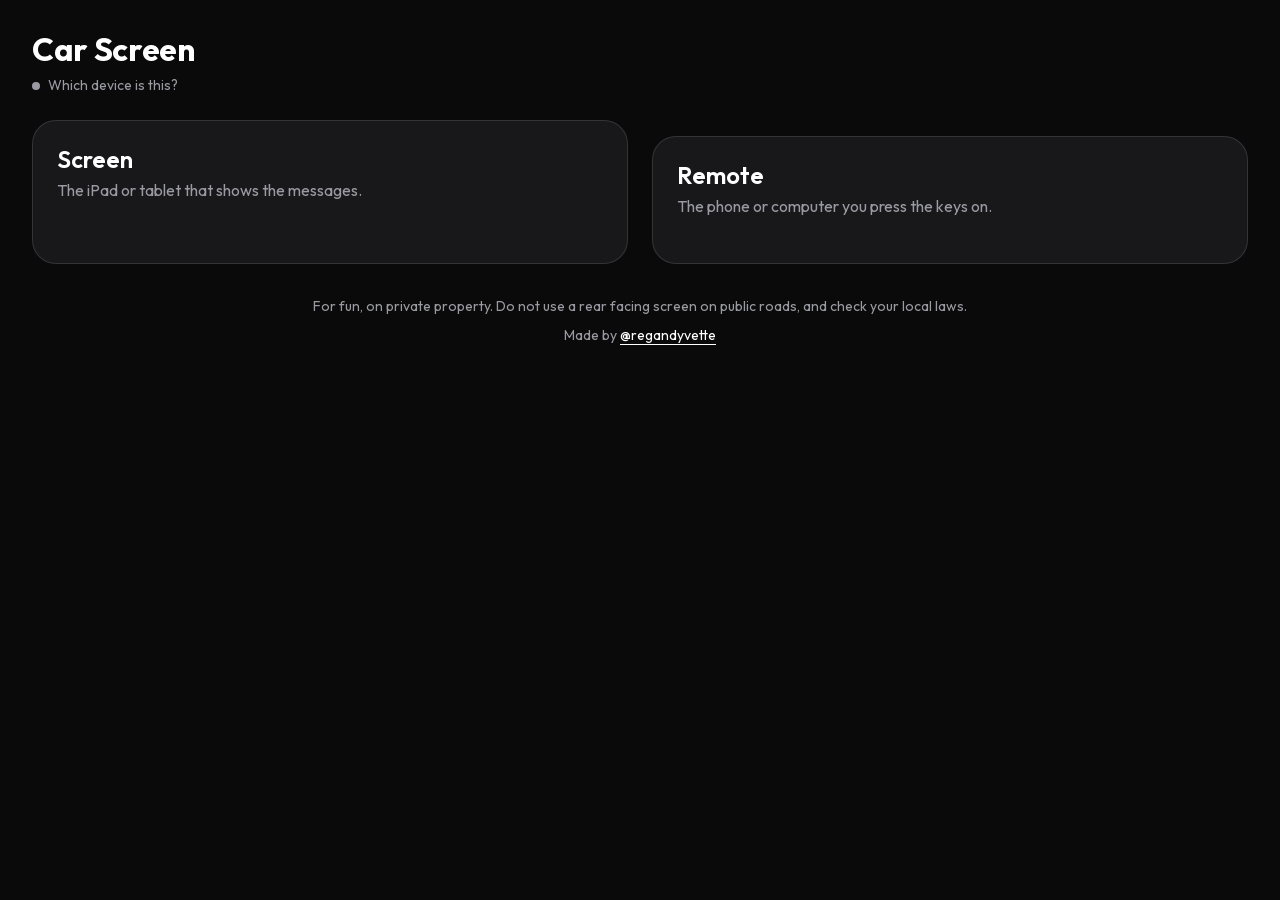
<file: index.html>
<!doctype html>
<!-- Copyright (c) 2026 Alpas Made. Personal and noncommercial use only (see LICENSE). -->
<html lang="en">
<head>
<meta charset="utf-8">
<meta name="viewport" content="width=device-width, initial-scale=1, viewport-fit=cover">
<meta name="theme-color" content="#000000">
<title>Car Screen</title>
<link rel="stylesheet" href="app.css">
<style>
  #choices { display: grid; grid-template-columns: minmax(0, 1fr); gap: 16px; }
  @media (min-width: 900px) { #choices { grid-template-columns: repeat(2, minmax(0, 1fr)); gap: 24px; } }
  a.choice { display: block; min-height: 128px; color: var(--text); text-decoration: none; }
  a.choice:hover { background: var(--control); }
  a.choice h2 { font-size: 24px; margin-bottom: 4px; }
  a.choice p { color: var(--muted); }
  .note { margin-top: 32px; color: var(--muted); font-size: 14px; text-align: center; }
  .note + .credit { margin-top: 8px; }
</style>
</head>
<body>
<main class="page">
  <header class="top">
    <div>
      <h1>Car Screen</h1>
      <p class="chip">Which device is this?</p>
    </div>
  </header>
  <div id="choices">
    <a class="choice card" href="screen.html">
      <h2>Screen</h2>
      <p>The iPad or tablet that shows the messages.</p>
    </a>
    <a class="choice card" href="remote.html">
      <h2>Remote</h2>
      <p>The phone or computer you press the keys on.</p>
    </a>
  </div>
  <p class="note">For fun, on private property. Do not use a rear facing screen on public roads, and check your local laws.</p>
  <p class="credit">Made by <a href="https://www.instagram.com/regandyvette/" target="_blank" rel="noopener">@regandyvette</a></p>
</main>
</body>
</html>
</file>
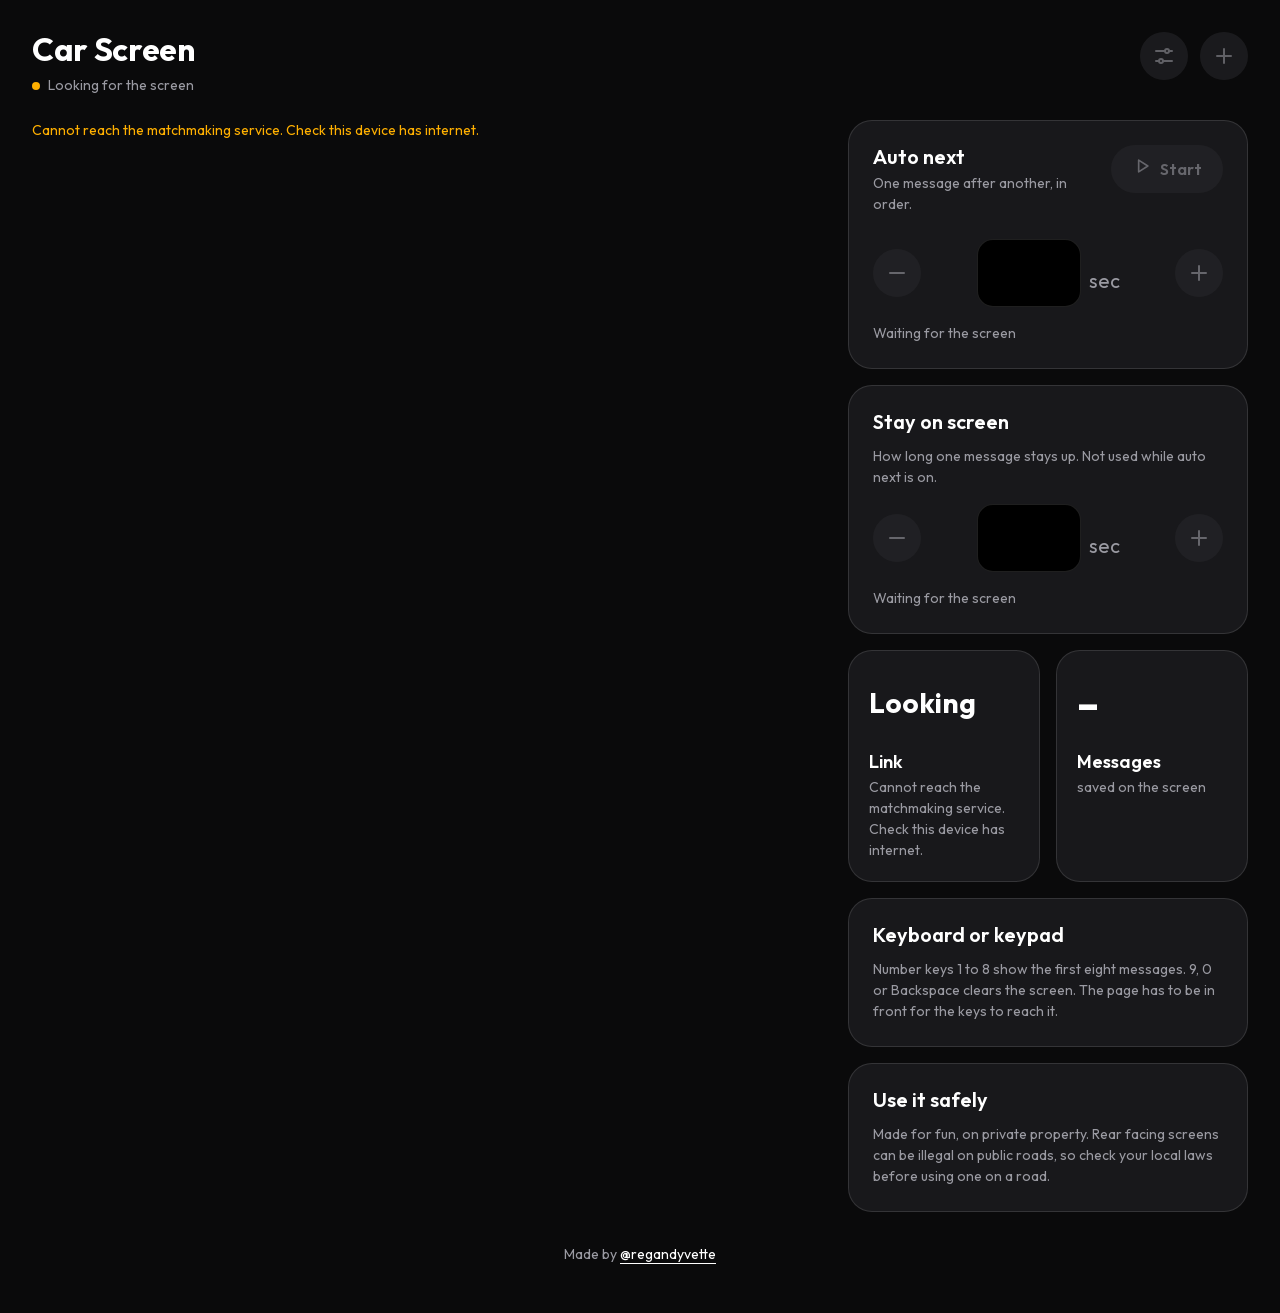
<file: remote.html>
<!doctype html>
<!-- Copyright (c) 2026 Alpas Made. Personal and noncommercial use only (see LICENSE). -->
<html lang="en">
<head>
<meta charset="utf-8">
<meta name="viewport" content="width=device-width, initial-scale=1, viewport-fit=cover">
<meta name="apple-mobile-web-app-capable" content="yes">
<meta name="mobile-web-app-capable" content="yes">
<meta name="apple-mobile-web-app-status-bar-style" content="black">
<meta name="apple-mobile-web-app-title" content="Car Remote">
<meta name="theme-color" content="#000000">
<title>Car Screen Remote</title>
<link rel="stylesheet" href="app.css">
<style>
  /* Room at the bottom for the tab bar on a phone. */
  .page { padding-bottom: 128px; }

  #layout { display: grid; grid-template-columns: minmax(0, 1fr); gap: 24px; align-items: start; }
  #tabs {
    position: fixed;
    left: 0;
    right: 0;
    bottom: 0;
    display: grid;
    grid-template-columns: repeat(3, minmax(0, 1fr));
    padding: 8px 16px calc(8px + env(safe-area-inset-bottom));
    background: var(--bg);
    border-top: 1px solid var(--border);
  }
  #tabs button {
    min-height: 56px;
    padding: 4px;
    display: flex;
    flex-direction: column;
    align-items: center;
    justify-content: center;
    gap: 4px;
    background: transparent;
    color: var(--muted);
    font-size: 12px;
    font-weight: 600;
  }
  #tabs button[aria-pressed="true"] { color: var(--text); }
  @media (min-width: 900px) {
    .page { padding-bottom: 48px; }
    #tabs { display: none; }
    #layout { grid-template-columns: minmax(0, 1fr) 400px; gap: 32px; }
    #side > [hidden].view { display: block !important; }
    #view-remote[hidden] { display: block !important; }
    #side > .view + .view { margin-top: 16px; }
  }

  /* The status line under the title: linked, and what is showing now. */
  .chips { display: flex; flex-wrap: wrap; column-gap: 16px; }
  .chip#now { min-width: 0; max-width: 100%; color: var(--text); }
  #now-text { overflow: hidden; text-overflow: ellipsis; white-space: nowrap; }
  .chip[data-tone="now"]::before { background: var(--text); }
  .chip#now[data-tone="warn"] { color: var(--warn); }
  .chip#now[data-tone="error"] { color: var(--error); }
  .chip#now[data-tone="error"] #now-text { white-space: normal; }
  .chip#now[data-tone="idle"] { color: var(--muted); }
  .sr-only { position: absolute; width: 1px; height: 1px; margin: -1px; padding: 0; overflow: hidden; clip: rect(0 0 0 0); white-space: nowrap; border: 0; }
  #notice { margin-bottom: 16px; }
  #edit-bar { margin-bottom: 16px; justify-content: space-between; flex-wrap: nowrap; }
  #edit-bar p { flex: 1 1 auto; }
  #edit-bar button { flex: 0 0 auto; }

  /* The keypad: square picture keys, three across, the name under each. */
  #keys { display: grid; grid-template-columns: repeat(3, minmax(0, 1fr)); gap: 16px 12px; }
  #keys[data-stale="true"] { opacity: 0.5; }
  .cell { display: flex; flex-direction: column; gap: 8px; min-width: 0; }
  .key {
    position: relative;
    display: block;
    width: 100%;
    aspect-ratio: 1 / 1;
    min-height: 88px;
    padding: 0;
    overflow: hidden;
    text-align: left;
    background: var(--card);
    border: 1px solid var(--border);
    border-radius: 20px;
  }
  .key img { position: absolute; inset: 0; width: 100%; height: 100%; object-fit: cover; object-position: center top; }
  .key-pic-text { position: absolute; inset: 0; display: flex; align-items: center; justify-content: center; padding: 8px; text-align: center; font-size: 16px; font-weight: 700; text-transform: uppercase; overflow: hidden; }
  .key-number {
    position: absolute;
    top: 8px;
    left: 8px;
    min-width: 24px;
    padding: 0 8px;
    border-radius: var(--r-pill);
    background: var(--scrim);
    color: var(--text);
    font-size: 14px;
    line-height: 24px;
    font-weight: 600;
    text-align: center;
  }
  .key-edit { position: absolute; top: 8px; right: 8px; width: 32px; height: 32px; display: flex; align-items: center; justify-content: center; border-radius: var(--r-pill); background: var(--scrim); }
  .key-edit svg { width: 16px; height: 16px; }
  /* The showing key gets a 4px white ring inside its edge. */
  .key[data-active="true"]::after { content: ""; position: absolute; inset: 0; border-radius: inherit; box-shadow: inset 0 0 0 4px var(--text); pointer-events: none; }
  .key.add { display: flex; align-items: center; justify-content: center; border-style: dashed; background: transparent; color: var(--muted); }
  .key.add svg, .key.clear svg { width: 32px; height: 32px; }
  .key.clear { display: flex; align-items: center; justify-content: center; color: var(--text); }
  .key-label { color: var(--muted); font-size: 14px; font-weight: 400; line-height: 1.4; text-align: center; overflow-wrap: anywhere; }
  .cell[data-active="true"] .key-label { color: var(--text); font-weight: 600; }

  /* Auto next: dots show where the rotation is. */
  .dots { display: flex; flex-wrap: wrap; gap: 12px; margin-top: 24px; }
  .dots span { width: 8px; height: 8px; border-radius: var(--r-pill); background: var(--control-hover); }
  .dots span[data-on="true"] { background: var(--text); box-shadow: 0 0 0 4px rgba(255, 255, 255, 0.16); }
  .card .hint + .stepper { margin-top: 16px; }
  #view-auto .card-head + .dots:empty { margin-top: 0; }

  /* The editor: one field per group, groups further apart than the lines
     inside one. */
  .field + .field, .field + #ed-status, #ed-status + .row { margin-top: 24px; }
  .field > label, .field > .label { display: block; font-weight: 600; margin-bottom: 8px; }
  .field .hint { margin-top: 8px; }
  .field input[type="text"] { width: 100%; font-weight: 400; }
  .preview { width: 88px; height: 88px; border: 1px solid var(--border); border-radius: 20px; background: var(--stage); object-fit: cover; object-position: center top; }
  .filebtn { display: inline-flex; align-items: center; min-height: 48px; padding: 8px 16px; background: var(--control); border-radius: var(--r-control); font-weight: 600; cursor: pointer; }
  .filebtn:focus-within { outline: 2px solid var(--text); outline-offset: 4px; }
  .filebtn input { position: absolute; width: 1px; height: 1px; min-height: 0; opacity: 0; overflow: hidden; padding: 0; }
  #ed-status { min-height: 24px; font-weight: 600; }
  .card .big-number + p { margin-top: 16px; }
  .view > .card + .pair, .view > .pair + .card { margin-top: 16px; }
</style>
</head>
<body>
<main class="page">
  <header class="top">
    <div>
      <h1>Car Screen</h1>
      <div class="chips">
        <p id="link" class="chip" role="status" data-tone="warn">Starting</p>
        <p id="now" class="chip" data-tone="now" hidden><span id="now-text"></span></p>
      </div>
    </div>
    <div class="top-actions">
      <button type="button" class="icon" id="edit-toggle" aria-label="Edit messages" aria-pressed="false" disabled><svg class="i" viewBox="0 0 24 24" aria-hidden="true"><path d="M4 7h9"/><path d="M17 7h3"/><circle cx="15" cy="7" r="2"/><path d="M4 17h3"/><path d="M11 17h9"/><circle cx="9" cy="17" r="2"/></svg></button>
      <button type="button" class="icon" id="add-top" aria-label="Add a message" disabled><svg class="i" viewBox="0 0 24 24" aria-hidden="true"><path d="M12 5v14"/><path d="M5 12h14"/></svg></button>
    </div>
  </header>

  <div id="app">
    <div id="layout">
      <section id="view-remote" class="view" aria-label="Remote">
        <div id="pad">
          <p id="notice" class="hint status" role="status" data-state="warn" hidden></p>
          <div id="edit-bar" class="row" hidden>
            <p id="edit-note" class="hint status" role="status" aria-live="polite" data-state="idle">Editing. Tap a card to change it.</p>
            <button type="button" class="primary" id="edit-done">Done</button>
          </div>

          <p id="result" class="sr-only" role="status" aria-live="polite" data-state="idle"></p>
          <div id="keys"></div>
        </div>

        <section id="editor" class="card" aria-labelledby="editor-title" hidden>
          <h2 id="editor-title">New message</h2>
          <div class="field">
            <label for="ed-label">Name on the key</label>
            <input id="ed-label" type="text" maxlength="24" autocomplete="off" aria-describedby="ed-label-err">
            <p id="ed-label-err" class="hint status" role="alert" data-state="failed" hidden></p>
          </div>
          <div class="field">
            <label for="ed-text">Words on the screen</label>
            <input id="ed-text" type="text" maxlength="80" autocomplete="off" aria-describedby="ed-text-hint">
            <p id="ed-text-hint" class="hint">Leave empty to show the picture alone.</p>
          </div>
          <div class="field">
            <span class="label">Picture on the screen</span>
            <div class="row">
              <img id="ed-pic" class="preview" alt="Picture chosen for the screen" hidden>
              <label class="filebtn"><input type="file" id="ed-pic-file" accept="image/*"><span id="ed-pic-choose">Choose picture</span></label>
              <button type="button" id="ed-pic-remove" hidden>Remove picture</button>
            </div>
            <p id="ed-pic-err" class="hint status" role="alert" data-state="failed" hidden></p>
          </div>
          <div class="field">
            <span class="label">Picture on the key</span>
            <div class="row">
              <img id="ed-thumb" class="preview" alt="Picture chosen for the key" hidden>
              <label class="filebtn"><input type="file" id="ed-thumb-file" accept="image/*"><span>Choose key picture</span></label>
              <button type="button" id="ed-thumb-reset" hidden>Match the screen picture</button>
            </div>
            <p class="hint">Optional. Without one, the key shows the screen picture.</p>
            <p id="ed-thumb-err" class="hint status" role="alert" data-state="failed" hidden></p>
          </div>
          <div class="field">
            <span class="label">Position</span>
            <div class="row">
              <button type="button" id="ed-earlier">Move earlier</button>
              <button type="button" id="ed-later">Move later</button>
              <span id="ed-pos" class="hint" role="status"></span>
            </div>
          </div>
          <p id="ed-status" class="status" role="status" aria-live="polite" data-state="idle"></p>
          <div class="row">
            <button type="button" class="primary" id="ed-save">Save</button>
            <button type="button" id="ed-cancel">Cancel</button>
            <button type="button" class="danger" id="ed-delete">Delete</button>
          </div>
          <div class="row" id="ed-delete-confirm" hidden>
            <button type="button" class="danger" id="ed-delete-yes">Yes, delete it</button>
            <button type="button" id="ed-delete-no">Keep it</button>
          </div>
        </section>
      </section>

      <div id="side">
        <div id="view-auto" class="view" hidden>
          <section class="card" aria-labelledby="auto-title">
            <div class="card-head">
              <div>
                <h2 id="auto-title">Auto next</h2>
                <p class="hint">One message after another, in order.</p>
              </div>
              <button type="button" class="pill toggle" id="auto-toggle" aria-pressed="false" disabled><span id="auto-toggle-ico" aria-hidden="true"><svg class="i" viewBox="0 0 24 24" aria-hidden="true"><path d="M8 5l11 7-11 7z"/></svg></span><span id="auto-toggle-text">Start</span></button>
            </div>
            <div id="auto-dots" class="dots" aria-hidden="true"></div>
            <div class="stepper">
              <button type="button" class="icon" id="auto-minus" aria-label="Fewer seconds" disabled><svg class="i" viewBox="0 0 24 24" aria-hidden="true"><path d="M5 12h14"/></svg></button>
              <div class="big-number">
                <input id="auto-input" type="number" inputmode="numeric" step="1" disabled aria-label="Seconds between messages" aria-describedby="auto-status">
                <span>sec</span>
              </div>
              <button type="button" class="icon" id="auto-plus" aria-label="More seconds" disabled><svg class="i" viewBox="0 0 24 24" aria-hidden="true"><path d="M12 5v14"/><path d="M5 12h14"/></svg></button>
            </div>
            <p id="auto-status" class="hint status" role="status" aria-live="polite" data-state="idle">Waiting for the screen</p>
          </section>

          <section class="card" aria-labelledby="timing-title">
            <h2 id="timing-title"><label for="timing-input">Stay on screen</label></h2>
            <p class="hint">How long one message stays up. Not used while auto next is on.</p>
            <div class="stepper">
              <button type="button" class="icon" id="timing-minus" aria-label="Fewer seconds" disabled><svg class="i" viewBox="0 0 24 24" aria-hidden="true"><path d="M5 12h14"/></svg></button>
              <div class="big-number">
                <input id="timing-input" type="number" inputmode="numeric" step="1" disabled aria-describedby="timing-status">
                <span>sec</span>
              </div>
              <button type="button" class="icon" id="timing-plus" aria-label="More seconds" disabled><svg class="i" viewBox="0 0 24 24" aria-hidden="true"><path d="M12 5v14"/><path d="M5 12h14"/></svg></button>
            </div>
            <p id="timing-status" class="hint status" role="status" aria-live="polite" data-state="idle">Waiting for the screen</p>
          </section>
        </div>

        <div id="view-setup" class="view" hidden>
          <div class="pair">
            <section class="card mini" aria-labelledby="link-title">
              <p id="setup-link" class="mini-big small" role="status">Linking</p>
              <h2 id="link-title" class="mini-title">Link</h2>
              <p id="setup-route" class="hint"></p>
            </section>
            <section class="card mini" aria-labelledby="count-title">
              <p id="setup-count" class="mini-big">&ndash;</p>
              <h2 id="count-title" class="mini-title">Messages</h2>
              <p class="hint">saved on the screen</p>
            </section>
          </div>
          <section class="card" aria-labelledby="keys-title">
            <h2 id="keys-title">Keyboard or keypad</h2>
            <p class="hint">Number keys 1 to 8 show the first eight messages. 9, 0 or Backspace clears the screen. The page has to be in front for the keys to reach it.</p>
          </section>
          <section class="card" aria-labelledby="safe-title">
            <h2 id="safe-title">Use it safely</h2>
            <p class="hint">Made for fun, on private property. Rear facing screens can be illegal on public roads, so check your local laws before using one on a road.</p>
          </section>
        </div>
      </div>
    </div>
  </div>
  <p class="credit">Made by <a href="https://www.instagram.com/regandyvette/" target="_blank" rel="noopener">@regandyvette</a></p>
</main>

<nav id="tabs" aria-label="Sections">
  <button type="button" data-tab="remote" aria-pressed="true"><svg class="i" viewBox="0 0 24 24" aria-hidden="true"><rect x="4" y="4" width="6" height="6" rx="1.5"/><rect x="14" y="4" width="6" height="6" rx="1.5"/><rect x="4" y="14" width="6" height="6" rx="1.5"/><rect x="14" y="14" width="6" height="6" rx="1.5"/></svg><span>Remote</span></button>
  <button type="button" data-tab="auto" aria-pressed="false"><svg class="i" viewBox="0 0 24 24" aria-hidden="true"><path d="M17 3l3 3-3 3"/><path d="M4 11V9a3 3 0 0 1 3-3h13"/><path d="M7 21l-3-3 3-3"/><path d="M20 13v2a3 3 0 0 1-3 3H4"/></svg><span>Auto</span></button>
  <button type="button" data-tab="setup" aria-pressed="false"><svg class="i" viewBox="0 0 24 24" aria-hidden="true"><path d="M4 7h9"/><path d="M17 7h3"/><circle cx="15" cy="7" r="2"/><path d="M4 17h3"/><path d="M11 17h9"/><circle cx="9" cy="17" r="2"/></svg><span>Setup</span></button>
</nav>

<script src="vendor/peerjs.min.js"></script>
<script src="shared.js"></script>
<script>
(function () {
  'use strict';

  var $ = function (id) { return document.getElementById(id); };
  var linkEl = $('link');
  var keysEl = $('keys');
  var noticeEl = $('notice');
  var resultEl = $('result');
  var nowEl = $('now');
  var nowText = $('now-text');
  var editNote = $('edit-note');
  var EDIT_HINT = 'Editing. Tap a key to change it.';
  // What the screen last said is showing, and when that arrived, so the
  // countdown can run between messages. The screen stays the authority:
  // every state it sends replaces this.
  var nowInfo = null;           // { remainingMs, totalMs, at }
  var ICON_X = '<svg class="i" viewBox="0 0 24 24" aria-hidden="true"><path d="M6 6l12 12"/><path d="M18 6L6 18"/></svg>';
  var ICON_PLAY = '<svg class="i" viewBox="0 0 24 24" aria-hidden="true"><path d="M8 5l11 7-11 7z"/></svg>';
  var ICON_PAUSE = '<svg class="i" viewBox="0 0 24 24" aria-hidden="true"><path d="M9 5v14"/><path d="M15 5v14"/></svg>';
  var ICON_PLUS = '<svg class="i" viewBox="0 0 24 24" aria-hidden="true"><path d="M12 5v14"/><path d="M5 12h14"/></svg>';
  var ICON_PENCIL = '<svg class="i" viewBox="0 0 24 24" aria-hidden="true"><path d="M4 20h4L19 9l-4-4L4 16v4z"/><path d="M13 7l4 4"/></svg>';
  // ---- Copies of what the screen owns ------------------------------------
  // The screen is the only writer. These are copies, also kept in this
  // device's storage so the last known keys can show (greyed) while the
  // link is down.
  // Invalidation trigger: every "state" from the screen carries the library
  // version; a different number means refetch. A fresh "welcome" on every
  // link replaces everything.
  var library = null;
  var settings = null;
  var activeId = '';
  var CACHE_KEY = 'remote.cache';

  // Link state: connecting | live | reconnecting | refused. Never a boolean.
  var link = 'connecting';
  var roomId = '';
  var linkText = '';
  var peer = null;
  var conn = null;
  var relinkTimer = null;
  var handshakeTimer = null;
  var beat = null;
  var lastHeard = 0;
  var backoff = 1000;
  var route = '';

  function setLink(next, text) {
    link = next;
    linkText = text || '';
    linkEl.dataset.tone = next === 'live' ? 'ok' : (next === 'refused' ? 'error' : 'warn');
    linkEl.textContent = next === 'live' ? 'Screen linked'
      : next === 'connecting' ? 'Linking'
      : next === 'reconnecting' ? 'Looking for the screen'
      : 'Cannot link';
    renderKeys();
    renderSetup();
    renderSettings();
  }

  // ---- Requests to the screen --------------------------------------------
  // One request is one id. A retry reuses the id, so the screen acts once.
  var pending = new Map();
  var TIMEOUT_MS = 3000;

  function failPending(text) {
    pending.forEach(function (p) { clearTimeout(p.timer); p.reject(new Error(text)); });
    pending.clear();
  }

  function sendOnce(id, op, args, timeoutMs) {
    return new Promise(function (resolve, reject) {
      if (link !== 'live' || !conn || !conn.open) {
        reject(new Error('Not linked to the screen right now.'));
        return;
      }
      var timer = setTimeout(function () {
        pending.delete(id);
        reject(new Error('The screen did not answer in time.'));
      }, timeoutMs || TIMEOUT_MS);
      pending.set(id, { resolve: resolve, reject: reject, timer: timer });
      try { conn.send({ t: 'req', id: id, op: op, args: args || {} }); }
      catch (e) { clearTimeout(timer); pending.delete(id); reject(new Error('Not linked to the screen right now.')); }
    });
  }

  // attempts 1: a press. It is never sent again later, because a meme that
  // shows up seconds late is worse than one that does not show.
  // attempts 3: a setting, safe to repeat with the same id.
  function request(op, args, attempts, onRetry, timeoutMs) {
    var id = CS.newId();
    var n = 0;
    function go() {
      n += 1;
      return sendOnce(id, op, args, timeoutMs).catch(function (e) {
        if (n >= attempts || link !== 'live') throw e;
        if (onRetry) onRetry(n + 1);
        return go();
      });
    }
    return go();
  }

  // ---- Linking to the screen ---------------------------------------------
  function teardown() {
    clearTimeout(relinkTimer);
    clearTimeout(handshakeTimer);
    clearInterval(beat);
    failPending('The link dropped before the screen answered.');
    var oldConn = conn;
    var oldPeer = peer;
    conn = null;
    peer = null;
    if (oldConn) { try { oldConn.close(); } catch (e) { /* gone */ } }
    if (oldPeer) { try { oldPeer.destroy(); } catch (e) { /* gone */ } }
  }

  function relinkSoon(text) {
    teardown();
    setLink('reconnecting', text);
    relinkTimer = setTimeout(linkHome, backoff);
    backoff = Math.min(backoff * 2, 10000);
  }

  function applyState(state) {
    if (!state) return;
    settings = state.settings;
    activeId = state.now ? state.now.itemId : '';
    nowInfo = state.now ? { remainingMs: state.now.remainingMs, totalMs: state.now.totalMs, at: Date.now() } : null;
    if (library && state.libraryVersion !== library.version && conn) {
      try { conn.send({ t: 'get_library' }); } catch (e) { /* heartbeat handles it */ }
    }
    saveCache();
    markActive();
    renderSettings();
    renderNow();
  }

  function saveCache() {
    if (library && settings) CS.set(CACHE_KEY, { library: library, settings: settings }).catch(function () {});
  }

  function onHomeData(mine, msg) {
    if (mine !== peer || !msg || typeof msg !== 'object') return;
    lastHeard = Date.now();
    if (msg.t === 'welcome') {
      clearTimeout(handshakeTimer);
      library = msg.library;
      backoff = 1000;
      pruneThumbs();
      setLink('live');
      applyState(msg.state);
      renderKeys();
      clearInterval(beat);
      beat = setInterval(function () {
        if (mine !== peer) return;
        if (Date.now() - lastHeard > CS.SILENCE_MS) { relinkSoon('The link went quiet. Trying again.'); return; }
        try { conn.send({ t: 'ping' }); } catch (e) { relinkSoon('The link dropped. Trying again.'); }
      }, CS.HEARTBEAT_MS);
      setTimeout(function () {
        if (mine !== peer || !conn) return;
        CS.route(conn.peerConnection).then(function (r) { route = r; renderSetup(); });
      }, 1500);
    } else if (msg.t === 'refused') {
      teardown();
      setLink('refused', msg.reason === 'version'
        ? 'The screen and this remote are on different versions. Reload both pages.'
        : 'The screen turned this remote away. Reload both pages.');
    } else if (link !== 'live') {
      // Nothing else counts before the welcome.
    } else if (msg.t === 'state') {
      applyState(msg.state);
    } else if (msg.t === 'library') {
      library = msg.library;
      saveCache();
      pruneThumbs();
      renderKeys();
    } else if (msg.t === 'res') {
      var p = pending.get(msg.id);
      if (p) {
        clearTimeout(p.timer);
        pending.delete(msg.id);
        applyState(msg.state);
        p.resolve(msg);
      }
    }
  }

  function linkHome() {
    teardown();
    if (!roomId) return;
    if (link !== 'reconnecting') setLink('connecting');
    lastHeard = Date.now();
    var mine = peer = new Peer({ debug: 0 });
    handshakeTimer = setTimeout(function () {
      if (mine === peer) relinkSoon('No answer from the screen. Is the iPad on, with the screen page open?');
    }, 8000);
    mine.on('open', function () {
      if (mine !== peer) return;
      var c = conn = mine.connect(roomId, { reliable: true });
      c.on('open', function () {
        if (mine === peer) c.send({ t: 'hello', v: CS.PROTOCOL });
      });
      c.on('data', function (msg) { onHomeData(mine, msg); });
      c.on('close', function () { if (mine === peer) relinkSoon('The link closed. Trying again.'); });
      c.on('error', function () { if (mine === peer) relinkSoon('The link dropped. Trying again.'); });
    });
    mine.on('error', function (e) {
      if (mine !== peer) return;
      relinkSoon(e.type === 'peer-unavailable'
        ? 'Cannot find the screen. Is the iPad on, with the screen page open?'
        : 'Cannot reach the matchmaking service. Check this device has internet.');
    });
  }

  function comeBack() {
    if (document.hidden || !roomId) return;
    if (link === 'reconnecting' || link === 'connecting' || link === 'refused') {
      backoff = 1000;
      linkHome();
    } else if (link === 'live' && Date.now() - lastHeard > CS.SILENCE_MS) {
      backoff = 1000;
      relinkSoon('Waking the link up.');
    }
  }
  document.addEventListener('visibilitychange', comeBack);
  window.addEventListener('pageshow', comeBack);
  window.addEventListener('online', comeBack);

  // ---- Keys --------------------------------------------------------------
  // Send state for a press: idle | in_flight | succeeded | failed.
  var pressToken = 0;

  function setResult(state, text) {
    resultEl.dataset.state = state;
    resultEl.textContent = text;
    // While editing there is no status line, so the news shows in the
    // editing bar instead.
    if (mode === 'edit') {
      editNote.dataset.state = text ? state : 'idle';
      editNote.textContent = text || EDIT_HINT;
    }
    renderNow();
  }

  function labelFor(item) {
    return item.label || item.text || 'Untitled';
  }

  // Key pictures for uploaded messages come from the screen once and are
  // kept in this device's storage.
  // Invalidation trigger: a key picture is named by its fingerprint, so a
  // changed picture has a new name. Whenever a library arrives, pictures no
  // message uses are dropped and their browser addresses released.
  var thumbStore = {};          // ref -> { type, bytes }, saved as 'remote.thumbs'
  var thumbUrls = new Map();    // ref -> object URL
  var thumbLoads = new Map();   // ref -> promise, so one picture is asked for once
  var THUMBS_KEY = 'remote.thumbs';

  function thumbUrl(ref) {
    if (thumbUrls.has(ref)) return Promise.resolve(thumbUrls.get(ref));
    if (thumbStore[ref]) {
      var made = URL.createObjectURL(new Blob([thumbStore[ref].bytes], { type: thumbStore[ref].type }));
      thumbUrls.set(ref, made);
      return Promise.resolve(made);
    }
    if (thumbLoads.has(ref)) return thumbLoads.get(ref);
    var load = request('get_picture', { ref: ref }, 2, null, 8000).then(function (res) {
      thumbLoads.delete(ref);
      if (!res.ok || !res.data) throw new Error(res.error || 'no picture');
      thumbStore[ref] = { type: res.data.type, bytes: res.data.bytes };
      CS.set(THUMBS_KEY, thumbStore).catch(function () {});
      return thumbUrl(ref);
    }, function (e) { thumbLoads.delete(ref); throw e; });
    thumbLoads.set(ref, load);
    return load;
  }

  function pruneThumbs() {
    if (!library) return;
    var used = new Set();
    library.order.forEach(function (id) {
      var item = library.items[id] || {};
      if (item.thumb && item.thumb.ref) used.add(item.thumb.ref);
    });
    var changed = false;
    Object.keys(thumbStore).forEach(function (ref) {
      if (!used.has(ref)) { delete thumbStore[ref]; changed = true; }
    });
    thumbUrls.forEach(function (url, ref) {
      if (!used.has(ref)) { URL.revokeObjectURL(url); thumbUrls.delete(ref); }
    });
    if (changed) CS.set(THUMBS_KEY, thumbStore).catch(function () {});
  }

  function fillThumb(img, item) {
    if (item.thumb && item.thumb.ref) {
      thumbUrl(item.thumb.ref).then(function (url) { img.src = url; }, function () { img.remove(); });
      return true;
    }
    if (item.picture && item.picture.kind === 'url') { img.src = item.picture.src; return true; }
    return false;
  }

  // What a tap on a key does: remote (show it) | edit (open it to change).
  var mode = 'remote';
  var editToggle = $('edit-toggle');

  function renderKeys() {
    var stale = link !== 'live';
    keysEl.dataset.stale = String(stale);
    $('edit-bar').hidden = mode !== 'edit';
    editToggle.disabled = mode !== 'edit' && (stale || !library);
    editToggle.setAttribute('aria-pressed', String(mode === 'edit'));
    editToggle.setAttribute('aria-label', mode === 'edit' ? 'Done editing' : 'Edit messages');
    $('add-top').disabled = stale || !library;
    if (!library) {
      keysEl.textContent = '';
      delete keysEl.dataset.signature;
      noticeEl.hidden = false;
      noticeEl.dataset.state = link === 'refused' ? 'failed' : 'warn';
      noticeEl.textContent = linkText || 'Getting the messages from the screen.';
      return;
    }
    noticeEl.hidden = !stale && library.order.length > 0;
    if (stale) {
      noticeEl.dataset.state = link === 'refused' ? 'failed' : 'warn';
      noticeEl.textContent = (linkText || 'Not linked right now.') + ' Showing the last known keys.';
    } else if (library.order.length === 0) {
      noticeEl.dataset.state = 'warn';
      noticeEl.textContent = mode === 'edit'
        ? 'No messages yet. Tap the plus key to add the first one.'
        : 'There are no messages on the screen yet. Tap Edit messages to add one.';
    }
    // Rebuild only when the set of cards changed, so pictures are not
    // fetched again on every state update.
    var signature = library.version + ':' + mode + ':' + library.order.join(',');
    if (keysEl.dataset.signature === signature) { markActive(); return; }
    keysEl.dataset.signature = signature;
    keysEl.textContent = '';
    library.order.forEach(function (id, index) {
      var item = library.items[id];
      if (!item) return;
      var cell = document.createElement('div');
      cell.className = 'cell';
      cell.dataset.id = id;
      var button = document.createElement('button');
      button.type = 'button';
      button.className = 'key';
      button.setAttribute('aria-label', (mode === 'edit' ? 'Change ' : 'Show ') + labelFor(item));
      var img = document.createElement('img');
      img.alt = '';
      img.onerror = function () { img.remove(); };
      if (fillThumb(img, item)) {
        button.appendChild(img);
      } else {
        var words = document.createElement('span');
        words.className = 'key-pic-text';
        words.textContent = item.text || '';
        button.appendChild(words);
      }
      if (index < 8) {
        var number = document.createElement('span');
        number.className = 'key-number';
        number.textContent = String(index + 1);
        button.appendChild(number);
      }
      if (mode === 'edit') {
        var pen = document.createElement('span');
        pen.className = 'key-edit';
        pen.innerHTML = ICON_PENCIL;
        button.appendChild(pen);
      }
      var label = document.createElement('span');
      label.className = 'key-label';
      label.textContent = labelFor(item);
      button.addEventListener('click', function () {
        if (mode === 'edit') openEditor(id); else press(id);
      });
      cell.appendChild(button);
      cell.appendChild(label);
      keysEl.appendChild(cell);
    });
    if (mode !== 'edit') {
      // Clear is the last key, like the real keypad's 9th key.
      var clearCell = document.createElement('div');
      clearCell.className = 'cell';
      var clearKey = document.createElement('button');
      clearKey.type = 'button';
      clearKey.className = 'key clear';
      clearKey.setAttribute('aria-label', 'Clear the screen');
      clearKey.innerHTML = ICON_X;
      clearKey.addEventListener('click', clearScreen);
      var clearLabel = document.createElement('span');
      clearLabel.className = 'key-label';
      clearLabel.textContent = 'Clear';
      clearCell.appendChild(clearKey);
      clearCell.appendChild(clearLabel);
      keysEl.appendChild(clearCell);
    }
    if (mode === 'edit') {
      var addCell = document.createElement('div');
      addCell.className = 'cell';
      var add = document.createElement('button');
      add.type = 'button';
      add.className = 'key add';
      add.setAttribute('aria-label', 'Add a message');
      add.innerHTML = ICON_PLUS;
      add.addEventListener('click', function () { openEditor(''); });
      var addLabel = document.createElement('span');
      addLabel.className = 'key-label';
      addLabel.textContent = 'Add';
      addCell.appendChild(add);
      addCell.appendChild(addLabel);
      keysEl.appendChild(addCell);
    }
    markActive();
  }

  function markActive() {
    var cells = keysEl.querySelectorAll('.cell');
    for (var i = 0; i < cells.length; i += 1) {
      var on = String(Boolean(cells[i].dataset.id) && cells[i].dataset.id === activeId);
      cells[i].dataset.active = on;
      cells[i].firstChild.dataset.active = on;
    }
    renderDots();
  }

  function press(id) {
    if (!library || !library.items[id]) return;
    var token = ++pressToken; // a newer press wins over an older one
    setResult('in_flight', 'Sending');
    request('show', { itemId: id }, 1).then(function (res) {
      if (token !== pressToken) return;
      // "Showing" comes from the screen's own answer, nothing else.
      if (res.ok) setResult('succeeded', 'On the screen now.');
      else setResult('failed', 'Not shown: ' + (res.error || 'the screen said no.'));
    }, function (e) {
      if (token === pressToken) setResult('failed', 'Not shown. ' + e.message + ' Tap again to retry.');
    });
  }

  function clearScreen() {
    var token = ++pressToken;
    setResult('in_flight', 'Clearing');
    request('clear', {}, 1).then(function (res) {
      if (token !== pressToken) return;
      if (res.ok) setResult('succeeded', 'Screen cleared.');
      else setResult('failed', 'Not cleared: ' + (res.error || 'the screen said no.'));
    }, function (e) {
      if (token === pressToken) setResult('failed', 'Not cleared. ' + e.message + ' Tap again to retry.');
    });
  }

  document.addEventListener('keydown', function (e) {
    if (e.repeat || e.metaKey || e.ctrlKey || e.altKey || !library || mode === 'edit') return;
    if (/^[1-8]$/.test(e.key)) {
      var id = library.order[Number(e.key) - 1];
      if (id) { e.preventDefault(); press(id); }
    } else if (e.key === '9' || e.key === '0' || e.key === 'Backspace') {
      e.preventDefault();
      clearScreen();
    }
  });

  // ---- Auto next and display time ----------------------------------------
  // Each has its own save state: idle | in_flight | retrying | succeeded |
  // failed. The number shown is the screen's value, never a guess.
  function numberSetting(opts) {
    var input = opts.input;
    var status = opts.status;
    var state = 'idle';
    var token = 0;
    var debounce = null;

    function set(next, text) {
      state = next;
      status.dataset.state = next;
      status.textContent = text;
    }
    function check() {
      var rawValue = input.value.trim();
      var n = Number(rawValue);
      if (rawValue === '' || !Number.isInteger(n)) return { error: 'Type a whole number of seconds, like ' + opts.example + '.' };
      if (n < opts.min) return { error: 'Too short. The least is ' + opts.min + (opts.min === 1 ? ' second.' : ' seconds.') };
      if (n > CS.MAX_SECONDS) return { error: 'Too long. The most is ' + CS.MAX_SECONDS + ' seconds.' };
      return { value: n };
    }
    function save(force) {
      clearTimeout(debounce);
      if (!settings) return;
      var c = check();
      if (c.error) { input.setAttribute('aria-invalid', 'true'); set('failed', c.error); return; }
      input.setAttribute('aria-invalid', 'false');
      if (!force && c.value === opts.current() && state !== 'failed') return;
      var mine = ++token; // the latest change wins
      set('in_flight', 'Saving');
      opts.send(c.value, function (attempt) {
        if (mine === token) set('retrying', 'Retrying (' + attempt + ' of 3)');
      }).then(function (res) {
        if (mine !== token) return;
        // Saved only once the screen says so.
        if (res.ok) { render(); set('succeeded', opts.describe()); }
        else set('failed', 'Not saved: ' + (res.error || 'the screen said no.'));
      }, function (e) {
        if (mine === token) set('failed', 'Not saved. ' + e.message);
      });
    }
    function render() {
      var live = link === 'live' && Boolean(settings);
      input.disabled = !live;
      input.min = opts.min;
      input.max = CS.MAX_SECONDS;
      if (settings && document.activeElement !== input) input.value = opts.current();
      if (!settings) set('idle', 'Waiting for the screen');
      else if (!live) set('idle', 'Not linked right now. Last known: ' + opts.describe());
      else if (state === 'idle' || state === 'succeeded') {
        // Keep the words true when the screen changes the setting itself
        // (for example the Clear key stopping auto next).
        if (status.textContent !== opts.describe()) set(state, opts.describe());
      } else if (status.textContent.indexOf('Waiting') === 0 || status.textContent.indexOf('Not linked') === 0) set('idle', opts.describe());
    }
    input.addEventListener('input', function () {
      clearTimeout(debounce);
      var c = check();
      input.setAttribute('aria-invalid', String(Boolean(c.error)));
      if (c.error) { set('failed', c.error); return; }
      debounce = setTimeout(function () { save(false); }, 700);
    });
    input.addEventListener('blur', function () { save(false); });
    // Typing a number here must not also fire the message keys.
    input.addEventListener('keydown', function (e) {
      e.stopPropagation();
      if (e.key === 'Enter') input.blur();
    });
    return { render: render, save: save, value: function () { return check(); } };
  }

  var autoToggle = $('auto-toggle');
  var wantAuto = null; // the state the next save should send; null = keep

  var autoSetting = numberSetting({
    input: $('auto-input'),
    status: $('auto-status'),
    min: CS.MIN_AUTO_SECONDS,
    example: 10,
    current: function () { return settings.autoSeconds; },
    describe: function () {
      return settings.autoState === 'on'
        ? 'Running, a new message every ' + settings.autoSeconds + ' seconds. Clear stops it.'
        : 'Stopped.';
    },
    send: function (seconds, onRetry) {
      var state = wantAuto || settings.autoState;
      wantAuto = null;
      return request('set_auto', { state: state, seconds: seconds }, 3, onRetry);
    },
  });

  var timingSetting = numberSetting({
    input: $('timing-input'),
    status: $('timing-status'),
    min: CS.MIN_SECONDS,
    example: 30,
    current: function () { return settings.seconds; },
    describe: function () {
      return settings.seconds + (settings.seconds === 1 ? ' second' : ' seconds') + ' per message.';
    },
    send: function (seconds, onRetry) {
      return request('set_seconds', { seconds: seconds }, 3, onRetry);
    },
  });

  autoToggle.addEventListener('click', function () {
    if (!settings) return;
    wantAuto = settings.autoState === 'on' ? 'off' : 'on';
    autoSetting.save(true);
  });

  function renderSettings() {
    autoSetting.render();
    timingSetting.render();
    var on = Boolean(settings) && settings.autoState === 'on';
    var live = link === 'live' && Boolean(settings);
    autoToggle.disabled = !live;
    autoToggle.setAttribute('aria-pressed', String(on));
    $('auto-toggle-text').textContent = on ? 'Stop' : 'Start';
    $('auto-toggle-ico').innerHTML = on ? ICON_PAUSE : ICON_PLAY;
    $('auto-minus').disabled = !live;
    $('auto-plus').disabled = !live;
    $('timing-minus').disabled = !live;
    $('timing-plus').disabled = !live;
    renderDots();
    renderNow();
  }

  // A round plus or minus button moves a number to the next multiple of 5
  // (never below its least) and then saves it the same way typing does.
  function stepper(minusId, plusId, input, min) {
    function nudge(dir) {
      if (input.disabled) return;
      var n = Number(input.value);
      if (!Number.isInteger(n)) n = min;
      var next = dir > 0 ? (Math.floor(n / 5) + 1) * 5 : (Math.ceil(n / 5) - 1) * 5;
      next = Math.max(min, Math.min(CS.MAX_SECONDS, next));
      if (next === n) return;
      input.value = String(next);
      input.dispatchEvent(new Event('input'));
    }
    $(minusId).addEventListener('click', function () { nudge(-1); });
    $(plusId).addEventListener('click', function () { nudge(1); });
  }
  stepper('auto-minus', 'auto-plus', $('auto-input'), CS.MIN_AUTO_SECONDS);
  stepper('timing-minus', 'timing-plus', $('timing-input'), CS.MIN_SECONDS);

  // One dot per message; the lit one is on the screen now.
  function renderDots() {
    var el = $('auto-dots');
    if (!library) { el.textContent = ''; return; }
    if (el.children.length !== library.order.length) {
      el.textContent = '';
      library.order.forEach(function () { el.appendChild(document.createElement('span')); });
    }
    for (var i = 0; i < el.children.length; i += 1) {
      el.children[i].dataset.on = String(library.order[i] === activeId);
    }
  }

  // The line under the title: what is on the screen and for how long. A
  // press in progress, or a failure, takes the line until the next action.
  // The countdown runs on this page's clock between the screen's messages
  // and is replaced by every state the screen sends.
  function renderNow() {
    var item = library && activeId ? library.items[activeId] : null;
    var left = 0;
    if (nowInfo && item) left = Math.max(0, nowInfo.remainingMs - (Date.now() - nowInfo.at));
    var feedback = resultEl.dataset.state;
    var text = '';
    var tone = 'now';
    if (mode === 'edit') {
      text = '';
    } else if (feedback === 'in_flight') {
      text = resultEl.textContent;
      tone = 'warn';
    } else if (feedback === 'failed') {
      text = resultEl.textContent;
      tone = 'error';
    } else if (item && left > 0) {
      text = labelFor(item) + ' \u00b7 ' + Math.ceil(left / 1000) + 's';
    } else if (settings && settings.autoState === 'on') {
      text = 'Auto next running';
      tone = 'idle';
    }
    nowEl.hidden = !text;
    nowEl.dataset.tone = tone;
    nowText.textContent = text;
  }
  setInterval(renderNow, 1000);

  // ---- Setup -------------------------------------------------------------
  function renderSetup() {
    $('setup-link').textContent = link === 'live' ? 'Linked'
      : link === 'connecting' ? 'Linking'
      : link === 'reconnecting' ? 'Looking'
      : 'No link';
    $('setup-route').textContent = link !== 'live' ? (linkText || '')
      : route === 'direct' ? 'Direct, same network.'
      : route === 'internet' ? 'Via the internet. Uses a little data.'
      : route === 'relay' ? 'Via a relay. Uses data.'
      : '';
    $('setup-count').textContent = library ? String(library.order.length) : '\u2013';
  }

  // ---- Editing the messages ---------------------------------------------
  // The screen is the only writer. Save sends the pictures first, then the
  // message, and says "saved" only after the screen answers that it stored
  // it. Nothing is ever shown as queued: with no link, Save fails and says
  // so, and the form stays as it was.
  // Save state: idle | reading | sending | saving | saved | failed.
  var editorEl = $('editor');
  var padEl = $('pad');
  var edStatus = $('ed-status');
  var edState = 'idle';
  var edToken = 0;
  var draft = null;
  var draftUrls = [];
  var MAX_SIDE = 2048;
  var THUMB_SIDE = 256;

  function setEd(state, text) {
    edState = state;
    edStatus.dataset.state = state === 'saved' ? 'succeeded' : state;
    edStatus.textContent = text || '';
    var busy = state === 'reading' || state === 'sending' || state === 'saving';
    $('ed-save').disabled = busy;
    $('ed-delete').disabled = busy;
    $('ed-save').textContent = busy ? 'Working' : 'Save';
  }

  function fieldError(id, text) {
    var el = $(id);
    el.textContent = text || '';
    el.hidden = !text;
  }

  function tempUrl(bytes, type) {
    var url = URL.createObjectURL(new Blob([bytes], { type: type }));
    draftUrls.push(url);
    return url;
  }

  function loadImage(url) {
    return new Promise(function (resolve, reject) {
      var img = new Image();
      img.onload = function () { resolve(img); };
      img.onerror = function () { reject(new Error('That file is not a picture this can use.')); };
      img.src = url;
    });
  }

  function canvasBytes(canvas, type) {
    return new Promise(function (resolve, reject) {
      canvas.toBlob(function (blob) {
        if (!blob) { reject(new Error('This browser could not prepare the picture.')); return; }
        blob.arrayBuffer().then(function (bytes) { resolve({ type: blob.type || type, bytes: bytes }); }, reject);
      }, type, 0.9);
    });
  }

  function withPrint(pic) {
    return CS.fingerprint(pic.bytes).then(function (ref) { pic.ref = ref; return pic; });
  }

  // A square key picture, cut from the top middle like the keys show it.
  function makeThumb(img, type) {
    var side = Math.min(img.naturalWidth, img.naturalHeight);
    var canvas = document.createElement('canvas');
    canvas.width = canvas.height = THUMB_SIDE;
    canvas.getContext('2d').drawImage(img, (img.naturalWidth - side) / 2, 0, side, side, 0, 0, THUMB_SIDE, THUMB_SIDE);
    return canvasBytes(canvas, type === 'image/jpeg' ? 'image/jpeg' : 'image/png').then(withPrint);
  }

  // Reads a chosen file into what gets sent. Moving pictures (GIF) go as
  // they are. Still pictures are shrunk to 2048px on the long side, which
  // is more than the iPad can show, so phone photos upload fast.
  function readPicture(file) {
    if (!/^image\//.test(file.type)) return Promise.reject(new Error('That file is not a picture.'));
    var url = URL.createObjectURL(file);
    return loadImage(url).then(function (img) {
      var keepAsIs = file.type === 'image/gif';
      var main;
      if (keepAsIs) {
        if (file.size > CS.MAX_PICTURE_BYTES) throw new Error('That moving picture is too big. The most is 15MB.');
        main = file.arrayBuffer().then(function (bytes) { return { type: 'image/gif', bytes: bytes }; });
      } else {
        var scale = Math.min(1, MAX_SIDE / Math.max(img.naturalWidth, img.naturalHeight));
        var canvas = document.createElement('canvas');
        canvas.width = Math.max(1, Math.round(img.naturalWidth * scale));
        canvas.height = Math.max(1, Math.round(img.naturalHeight * scale));
        canvas.getContext('2d').drawImage(img, 0, 0, canvas.width, canvas.height);
        // PNG keeps see-through backgrounds; everything else becomes JPG.
        main = canvasBytes(canvas, file.type === 'image/png' ? 'image/png' : 'image/jpeg');
      }
      return main.then(withPrint).then(function (pic) {
        if (pic.bytes.byteLength > CS.MAX_PICTURE_BYTES) throw new Error('That picture is too big. The most is 15MB.');
        return makeThumb(img, pic.type).then(function (thumb) {
          pic.thumb = thumb;
          return pic;
        });
      });
    }).then(function (pic) { URL.revokeObjectURL(url); return pic; },
      function (e) { URL.revokeObjectURL(url); throw e; });
  }

  function renderDraft() {
    var pic = $('ed-pic');
    var thumb = $('ed-thumb');
    var hasPicture = Boolean(draft.newPicture || draft.picture);
    // Screen picture preview.
    if (draft.newPicture) {
      pic.src = tempUrl(draft.newPicture.bytes, draft.newPicture.type);
      pic.hidden = false;
    } else if (draft.picture && draft.picture.kind === 'url') {
      pic.src = draft.picture.src;
      pic.hidden = false;
    } else if (draft.picture && draft.picture.thumbRef) {
      pic.hidden = true;
      thumbUrl(draft.picture.thumbRef).then(function (url) { pic.src = url; pic.hidden = false; }, function () {});
    } else {
      pic.hidden = true;
      pic.removeAttribute('src');
    }
    $('ed-pic-choose').textContent = hasPicture ? 'Change picture' : 'Choose picture';
    $('ed-pic-remove').hidden = !hasPicture;
    // Key picture preview.
    var custom = Boolean(draft.newThumb || (draft.thumb && draft.thumb.custom));
    $('ed-thumb-reset').hidden = !custom;
    if (draft.newThumb) {
      thumb.src = tempUrl(draft.newThumb.bytes, draft.newThumb.type);
      thumb.hidden = false;
    } else if (draft.thumb && draft.thumb.custom) {
      thumb.hidden = true;
      thumbUrl(draft.thumb.ref).then(function (url) { thumb.src = url; thumb.hidden = false; }, function () {});
    } else if (draft.newPicture) {
      thumb.src = tempUrl(draft.newPicture.thumb.bytes, draft.newPicture.thumb.type);
      thumb.hidden = false;
    } else if (!pic.hidden || (draft.picture && draft.picture.thumbRef)) {
      thumb.hidden = true;
      if (draft.picture && draft.picture.kind === 'url') { thumb.src = draft.picture.src; thumb.hidden = false; }
      else thumbUrl(draft.picture.thumbRef).then(function (url) { thumb.src = url; thumb.hidden = false; }, function () {});
    } else {
      thumb.hidden = true;
      thumb.removeAttribute('src');
    }
    var total = library.order.length + (draft.isNew ? 1 : 0);
    $('ed-pos').textContent = 'Key ' + (draft.index + 1) + ' of ' + total;
    $('ed-earlier').disabled = draft.index <= 0;
    $('ed-later').disabled = draft.index >= total - 1;
  }

  function openEditor(id) {
    var item = id ? library.items[id] : null;
    draft = {
      id: item ? item.id : CS.newId(),
      isNew: !item,
      baseVersion: library.version,
      picture: item ? item.picture || null : null,
      thumb: item ? item.thumb || null : null,
      newPicture: null,
      newThumb: null,
      index: item ? library.order.indexOf(item.id) : library.order.length,
    };
    $('editor-title').textContent = item ? 'Change message' : 'New message';
    $('ed-label').value = item ? item.label : '';
    $('ed-text').value = item ? item.text || '' : '';
    $('ed-delete').hidden = !item;
    $('ed-delete-confirm').hidden = true;
    fieldError('ed-label-err', '');
    fieldError('ed-pic-err', '');
    fieldError('ed-thumb-err', '');
    $('ed-label').setAttribute('aria-invalid', 'false');
    setEd('idle', '');
    renderDraft();
    padEl.hidden = true;
    editorEl.hidden = false;
    $('ed-label').focus();
  }

  function closeEditor() {
    edToken += 1;
    draft = null;
    draftUrls.forEach(function (url) { URL.revokeObjectURL(url); });
    draftUrls = [];
    $('ed-pic-file').value = '';
    $('ed-thumb-file').value = '';
    editorEl.hidden = true;
    padEl.hidden = false;
    renderKeys();
  }

  function setMode(next) {
    mode = next;
    if (next === 'edit') showTab('remote');
    setResult('idle', '');
    renderKeys();
  }
  editToggle.addEventListener('click', function () {
    if (!editorEl.hidden) closeEditor();
    setMode(mode === 'edit' ? 'remote' : 'edit');
  });
  $('add-top').addEventListener('click', function () {
    if (!library || link !== 'live') return;
    if (mode !== 'edit') setMode('edit');
    showTab('remote');
    openEditor('');
  });
  $('edit-done').addEventListener('click', function () { setMode('remote'); });

  function checkLabel() {
    var value = $('ed-label').value.trim();
    var error = !value ? 'Give the key a name, like Thanks.' : '';
    $('ed-label').setAttribute('aria-invalid', String(Boolean(error)));
    fieldError('ed-label-err', error);
    return !error;
  }
  var labelDebounce = null;
  $('ed-label').addEventListener('input', function () {
    clearTimeout(labelDebounce);
    labelDebounce = setTimeout(checkLabel, 500);
  });
  $('ed-label').addEventListener('blur', checkLabel);
  // Typing in the editor must not fire the message keys.
  editorEl.addEventListener('keydown', function (e) { e.stopPropagation(); });

  function chooseFile(input, errId, apply) {
    input.addEventListener('change', function () {
      var file = input.files && input.files[0];
      if (!file || !draft) return;
      var mine = draft;
      fieldError(errId, '');
      setEd('reading', 'Reading the picture');
      readPicture(file).then(function (pic) {
        if (draft !== mine) return;
        apply(pic);
        setEd('idle', '');
        renderDraft();
      }, function (e) {
        if (draft !== mine) return;
        setEd('idle', '');
        fieldError(errId, e.message);
        input.value = '';
      });
    });
  }
  chooseFile($('ed-pic-file'), 'ed-pic-err', function (pic) { draft.newPicture = pic; });
  // A key picture is always small and still: the 256px cut of the file.
  chooseFile($('ed-thumb-file'), 'ed-thumb-err', function (pic) { draft.newThumb = pic.thumb; });

  $('ed-pic-remove').addEventListener('click', function () {
    draft.newPicture = null;
    draft.picture = null;
    if (draft.thumb && !draft.thumb.custom) draft.thumb = null;
    $('ed-pic-file').value = '';
    renderDraft();
  });
  $('ed-thumb-reset').addEventListener('click', function () {
    draft.newThumb = null;
    draft.thumb = draft.picture && draft.picture.thumbRef ? { ref: draft.picture.thumbRef, custom: false } : null;
    $('ed-thumb-file').value = '';
    renderDraft();
  });
  $('ed-earlier').addEventListener('click', function () { draft.index -= 1; renderDraft(); });
  $('ed-later').addEventListener('click', function () { draft.index += 1; renderDraft(); });
  $('ed-cancel').addEventListener('click', closeEditor);

  // Sends one picture in pieces. Each piece is confirmed by the screen
  // before the next goes, so the percent shown is real.
  function uploadPicture(pic, onPiece) {
    return request('has_picture', { ref: pic.ref }, 3, null, 8000).then(function (res) {
      if (!res.ok) throw new Error(res.error);
      var count = Math.ceil(pic.bytes.byteLength / CS.CHUNK_BYTES);
      if (res.data && res.data.have) { onPiece(pic.bytes.byteLength); return; }
      return request('pic_begin', { ref: pic.ref, type: pic.type, size: pic.bytes.byteLength }, 3, null, 8000)
        .then(function (begun) {
          if (!begun.ok) throw new Error(begun.error);
          var i = 0;
          function next() {
            if (i >= count) return;
            var piece = pic.bytes.slice(i * CS.CHUNK_BYTES, (i + 1) * CS.CHUNK_BYTES);
            return request('pic_chunk', { ref: pic.ref, i: i, bytes: piece }, 3, null, 8000).then(function (ack) {
              if (!ack.ok) throw new Error(ack.error);
              onPiece(piece.byteLength);
              i += 1;
              return next();
            });
          }
          return next();
        })
        .then(function () { return request('pic_end', { ref: pic.ref }, 3, null, 15000); })
        .then(function (ended) { if (!ended.ok) throw new Error(ended.error); });
    });
  }

  function saveDraft() {
    if (!draft || edState === 'reading' || edState === 'sending' || edState === 'saving') return;
    var label = $('ed-label').value.trim();
    var text = $('ed-text').value.trim();
    if (!checkLabel()) {
      $('ed-label').scrollIntoView({ block: 'center' });
      $('ed-label').focus();
      setEd('failed', 'Not saved. Fix the name first.');
      return;
    }
    if (!text && !draft.newPicture && !draft.picture) {
      setEd('failed', 'Not saved. Add words, a picture, or both.');
      $('ed-text').focus();
      return;
    }
    var mine = draft;
    var token = ++edToken;
    var pic = draft.newPicture;
    var customThumb = draft.newThumb;
    var toSend = [];
    if (pic) toSend.push(pic, pic.thumb);
    if (customThumb) toSend.push(customThumb);
    var total = toSend.reduce(function (sum, p) { return sum + p.bytes.byteLength; }, 0);
    var sent = 0;
    function onPiece(bytes) {
      sent += bytes;
      if (token === edToken) setEd('sending', 'Sending the picture: ' + Math.round(sent / total * 100) + '%');
    }
    if (toSend.length) setEd('sending', 'Sending the picture: 0%');
    var chain = Promise.resolve();
    toSend.forEach(function (p) {
      chain = chain.then(function () { return uploadPicture(p, onPiece); });
    });
    chain.then(function () {
      if (token !== edToken) return null;
      var picture = pic ? { kind: 'blob', ref: pic.ref, thumbRef: pic.thumb.ref } : mine.picture;
      var thumb = customThumb ? { ref: customThumb.ref, custom: true }
        : (mine.thumb && mine.thumb.custom) ? mine.thumb
        : pic ? { ref: pic.thumb.ref, custom: false }
        : mine.thumb;
      setEd('saving', 'Saving on the screen');
      return request('save_item', {
        baseVersion: mine.baseVersion,
        item: { id: mine.id, label: label, text: text, picture: picture, thumb: thumb },
        index: mine.index,
      }, 3, function (attempt) {
        if (token === edToken) setEd('saving', 'Saving on the screen, try ' + attempt + ' of 3');
      }, 8000);
    }).then(function (res) {
      if (token !== edToken || !res) return;
      if (res.ok) {
        // Saved only now: the screen stored it and said so.
        closeEditor();
        setResult('succeeded', 'Saved: ' + label);
      } else {
        // After a "changed elsewhere" answer, the next Save is on top of
        // the newest messages, which the person has now been told about.
        if (res.code === 'conflict' && res.state) mine.baseVersion = res.state.libraryVersion;
        setEd('failed', 'Not saved. ' + (res.error || 'The screen said no.'));
      }
    }, function (e) {
      if (token === edToken) setEd('failed', 'Not saved. ' + e.message + ' Your changes are still here; tap Save to try again.');
    });
  }
  $('ed-save').addEventListener('click', saveDraft);
  $('ed-text').addEventListener('keydown', function (e) { if (e.key === 'Enter') saveDraft(); });
  $('ed-label').addEventListener('keydown', function (e) { if (e.key === 'Enter') saveDraft(); });

  $('ed-delete').addEventListener('click', function () { $('ed-delete-confirm').hidden = false; });
  $('ed-delete-no').addEventListener('click', function () { $('ed-delete-confirm').hidden = true; });
  $('ed-delete-yes').addEventListener('click', function () {
    if (!draft) return;
    var mine = draft;
    var token = ++edToken;
    var name = $('ed-label').value.trim() || 'message';
    $('ed-delete-confirm').hidden = true;
    setEd('saving', 'Deleting');
    request('delete_item', { baseVersion: mine.baseVersion, id: mine.id }, 3, null, 8000).then(function (res) {
      if (token !== edToken) return;
      if (res.ok) {
        closeEditor();
        setResult('succeeded', 'Deleted: ' + name);
      } else {
        if (res.code === 'conflict' && res.state) mine.baseVersion = res.state.libraryVersion;
        setEd('failed', 'Not deleted. ' + (res.error || 'The screen said no.'));
      }
    }, function (e) {
      if (token === edToken) setEd('failed', 'Not deleted. ' + e.message);
    });
  });

  // ---- Tabs (phone only; a wide screen shows everything) -----------------
  var tabButtons = document.querySelectorAll('#tabs button');
  function showTab(name) {
    for (var i = 0; i < tabButtons.length; i += 1) {
      tabButtons[i].setAttribute('aria-pressed', String(tabButtons[i].dataset.tab === name));
    }
    $('view-remote').hidden = name !== 'remote';
    $('view-auto').hidden = name !== 'auto';
    $('view-setup').hidden = name !== 'setup';
  }
  for (var t = 0; t < tabButtons.length; t += 1) {
    tabButtons[t].addEventListener('click', function (e) { showTab(e.currentTarget.dataset.tab); });
  }

  // ---- Start -------------------------------------------------------------
  // The last known keys show first (greyed) while the link comes up.
  CS.get(THUMBS_KEY).then(function (stored) {
    if (stored) thumbStore = stored;
  }, function () {}).then(function () {
    return CS.get(CACHE_KEY);
  }).then(function (cache) {
    if (cache && !library) {
      library = cache.library;
      settings = cache.settings;
    }
  }, function () {}).then(function () {
    return CS.roomId();
  }).then(function (id) {
    roomId = id;
    linkHome();
  }, function () {
    setLink('refused', 'This browser cannot work out the screen address. Open the site with https.');
  });
})();
</script>
</body>
</html>
</file>
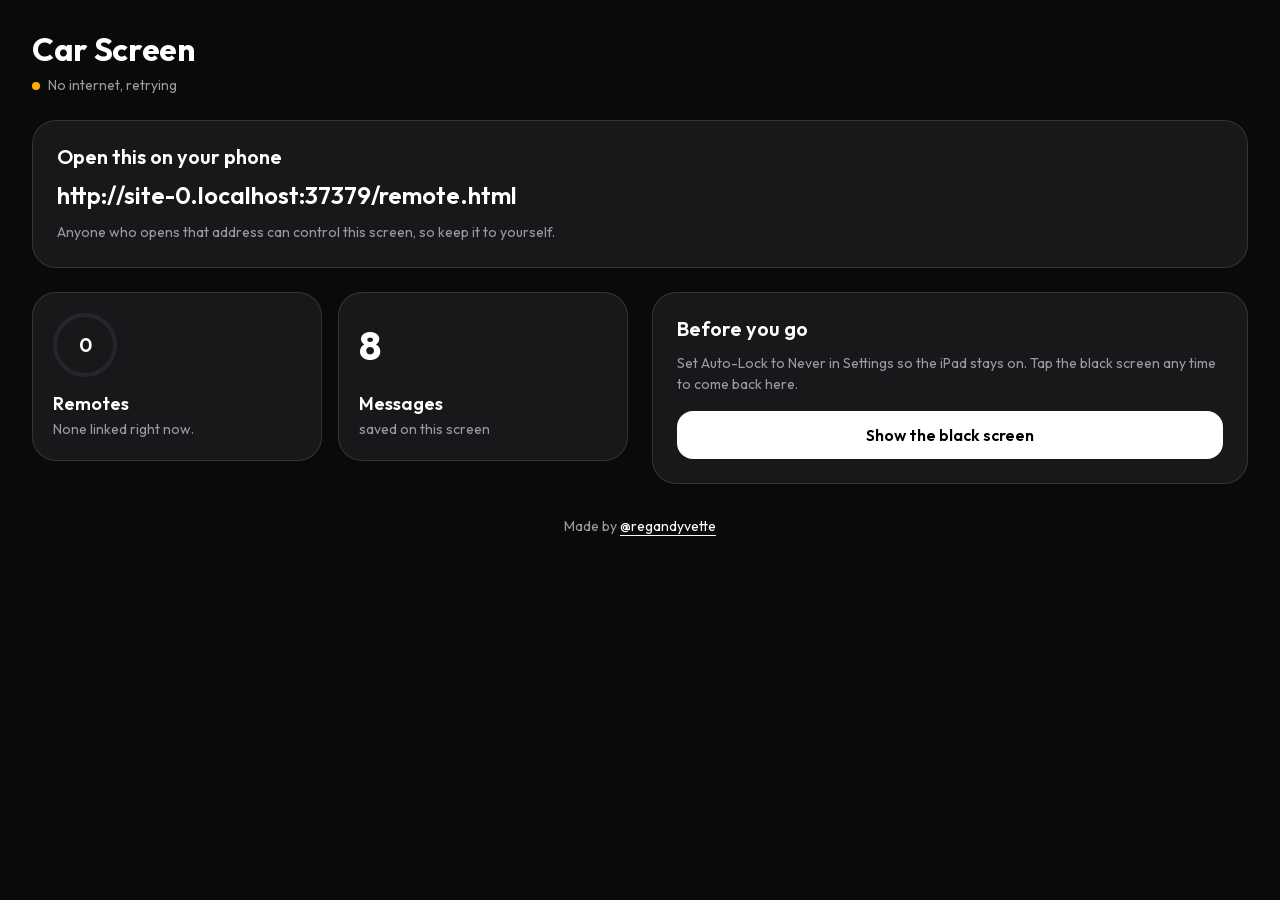
<file: screen.html>
<!doctype html>
<!-- Copyright (c) 2026 Alpas Made. Personal and noncommercial use only (see LICENSE). -->
<html lang="en">
<head>
<meta charset="utf-8">
<meta name="viewport" content="width=device-width, initial-scale=1, viewport-fit=cover">
<meta name="apple-mobile-web-app-capable" content="yes">
<meta name="mobile-web-app-capable" content="yes">
<meta name="apple-mobile-web-app-status-bar-style" content="black">
<meta name="apple-mobile-web-app-title" content="Car Screen">
<meta name="theme-color" content="#000000">
<title>Car Screen</title>
<link rel="stylesheet" href="app.css">
<style>
  html, body { height: 100%; }
  /* The message stage: pure black, with the words and picture as big as
     fits. Nothing from the app's card look ever shows here. */
  #stage {
    position: fixed;
    inset: 0;
    display: flex;
    flex-direction: column;
    align-items: center;
    justify-content: center;
    gap: 8px;
    padding: 8px;
    overflow: hidden;
    background: var(--stage);
    font-family: -apple-system, system-ui, "Helvetica Neue", Arial, sans-serif;
    -webkit-user-select: none;
    user-select: none;
    -webkit-touch-callout: none;
    cursor: pointer;
  }
  #stage.pending { visibility: hidden; }
  #stage.side { flex-direction: row; gap: 16px; }
  #stage.side #image { width: auto; height: 100%; }
  #text {
    flex: 0 0 auto;
    width: 100%;
    margin: 0;
    text-align: center;
    font-weight: 900;
    line-height: 1.05;
    text-transform: uppercase;
    overflow-wrap: normal;
  }
  #image { flex: 1 1 0; min-width: 0; min-height: 0; width: 100%; object-fit: contain; }

  /* Setup sits over the stage and is only open while someone is setting up. */
  #setup { position: fixed; inset: 0; overflow-y: auto; background: var(--bg); }
  #panels { display: grid; grid-template-columns: minmax(0, 1fr); gap: 16px; align-items: start; }
  #panels .card + .card { margin-top: 0; }
  #setup-close { margin-top: 16px; }
  @media (min-width: 900px) {
    #panels { grid-template-columns: repeat(2, minmax(0, 1fr)); gap: 24px; }
    .address-card { grid-column: 1 / -1; }
  }
  .address { font-size: 24px; font-weight: 600; line-height: 1.2; overflow-wrap: anywhere; margin-top: 8px; }
  .address + .hint { margin-top: 12px; }
  .warn { color: var(--warn); }
</style>
</head>
<body>
  <main id="stage" aria-live="polite" aria-label="Message on screen. Tap for setup.">
    <p id="text" hidden></p>
    <img id="image" alt="" hidden>
  </main>

  <section id="setup" class="page" aria-labelledby="setup-title" hidden>
    <header class="top">
      <div>
        <h1 id="setup-title">Car Screen</h1>
        <p id="signal" class="chip" role="status" data-tone="warn">Getting ready</p>
      </div>
    </header>
    <div id="panels">
      <section class="card address-card" aria-labelledby="addr-title">
        <h2 id="addr-title">Open this on your phone</h2>
        <p class="address" id="remote-address"></p>
        <p class="hint">Anyone who opens that address can control this screen, so keep it to yourself.</p>
      </section>

      <div class="pair">
        <section class="card mini" aria-labelledby="remotes-title">
          <div class="ring" id="remotes-ring" role="img" aria-label="Remotes linked">
            <svg viewBox="0 0 64 64" aria-hidden="true"><circle class="track" cx="32" cy="32" r="30"/><circle class="bar" id="remotes-bar" cx="32" cy="32" r="30"/></svg>
            <span class="ring-text" id="remotes-count" aria-hidden="true">0</span>
          </div>
          <h2 id="remotes-title" class="mini-title">Remotes</h2>
          <p id="remotes-line" class="hint" role="status">Loading</p>
        </section>
        <section class="card mini" aria-labelledby="library-title">
          <p class="mini-big" id="library-count">&ndash;</p>
          <h2 id="library-title" class="mini-title">Messages</h2>
          <p id="library-line" class="hint" role="status">Loading</p>
        </section>
      </div>

      <section class="card" aria-labelledby="ready-title">
        <h2 id="ready-title">Before you go</h2>
        <p id="route-line" class="hint"></p>
        <p id="home-hint" class="hint warn" hidden>Add this page to the Home Screen (Share, then Add to Home Screen) and open it from there. A Home Screen app keeps its own saved messages, separate from Safari.</p>
        <p class="hint">Set Auto-Lock to Never in Settings so the iPad stays on. Tap the black screen any time to come back here.</p>
        <button type="button" class="primary wide" id="setup-close">Show the black screen</button>
      </section>
    </div>
    <p class="credit">Made by <a href="https://www.instagram.com/regandyvette/" target="_blank" rel="noopener">@regandyvette</a></p>
  </section>

<script src="vendor/peerjs.min.js"></script>
<script src="shared.js"></script>
<script>
(function () {
  'use strict';

  var stage = document.getElementById('stage');
  var textEl = document.getElementById('text');
  var imageEl = document.getElementById('image');
  var setupEl = document.getElementById('setup');
  var signalEl = document.getElementById('signal');
  var remotesLine = document.getElementById('remotes-line');
  var libraryLine = document.getElementById('library-line');
  var routeLine = document.getElementById('route-line');
  var RING_C = 188.5;
  // ---- What this page owns (authoritative copies) -------------------------
  // library and settings live in IndexedDB on this device. "current" (what
  // is on screen now) lives in memory only.
  var library = null;
  var settings = null;
  var roomId = '';       // where remotes find this screen, from the site address
  var current = null;    // { itemId, expiresAt }
  var seq = 0;
  var storage = 'loading';   // loading | ready | failed
  var signal = 'connecting'; // connecting | ready | offline | taken

  // ---- Stage: the same layout engine as before ---------------------------
  var clearTimer = null;
  var pendingTimer = null;
  var PENDING_MAX_MS = 1500;
  var PAD = 8;        // matches #stage padding
  var GAP_STACK = 8;  // matches #stage gap
  var GAP_SIDE = 16;  // matches #stage.side gap
  var SHARES = [0.15, 0.2, 0.25, 0.3, 0.35, 0.4, 0.45, 0.5, 0.55, 0.6];
  var DEFAULT_SHARE = 0.25;
  var MIN_WORD_SHARE = 0.12;

  function blankStage() {
    clearTimeout(clearTimer);
    clearTimeout(pendingTimer);
    textEl.hidden = true;
    imageEl.hidden = true;
    textEl.textContent = '';
    textEl.style.width = '';
    imageEl.onload = null;
    imageEl.onerror = null;
    imageEl.removeAttribute('src');
    stage.classList.remove('side');
    stage.classList.remove('pending');
  }

  function fitInto(width, height) {
    textEl.style.width = width + 'px';
    var lo = 8;
    var hi = Math.max(lo, Math.floor(height));
    while (lo < hi) {
      var mid = Math.ceil((lo + hi) / 2);
      textEl.style.fontSize = mid + 'px';
      var fits = textEl.scrollWidth <= textEl.clientWidth && textEl.scrollHeight <= height;
      if (fits) lo = mid; else hi = mid - 1;
    }
    textEl.style.fontSize = lo + 'px';
    return lo;
  }

  // Words alone fill the screen. With a picture, every arrangement is
  // tried and the one that shows the picture biggest wins, with a floor on
  // the word size so the words stay readable.
  function fitText() {
    if (textEl.hidden) return;
    var cw = stage.clientWidth - PAD * 2;
    var ch = stage.clientHeight - PAD * 2;
    stage.classList.remove('side');
    if (imageEl.hidden) { fitInto(cw, ch); return; }
    var nw = imageEl.naturalWidth;
    var nh = imageEl.naturalHeight;
    if (!nw || !nh) { fitInto(cw, Math.floor(ch * DEFAULT_SHARE)); return; }
    var minFont = Math.min(cw, ch) * MIN_WORD_SHARE;
    var best = null;
    var fallback = null;
    [false, true].forEach(function (side) {
      SHARES.forEach(function (share) {
        var w = side ? Math.floor(cw * share) : cw;
        var h = side ? ch : Math.floor(ch * share);
        var boxW = side ? cw - w - GAP_SIDE : cw;
        var boxH = side ? ch : ch - h - GAP_STACK;
        var font = fitInto(w, h);
        var scale = Math.min(boxW / nw, boxH / nh);
        var score = nw * nh * scale * scale * Math.sqrt(font);
        var option = { side: side, w: w, h: h, score: score, font: font };
        if (!fallback || font > fallback.font) fallback = option;
        if (font >= minFont && (!best || score > best.score)) best = option;
      });
    });
    var pick = best || fallback;
    stage.classList.toggle('side', pick.side);
    fitInto(pick.w, pick.h);
  }

  // Uploaded pictures live in IndexedDB as bytes. To draw them, each gets a
  // browser address (object URL) kept in this table.
  // Invalidation trigger: rebuilt after every library change; an address
  // whose picture is no longer used by any message is released.
  var pictureUrls = new Map(); // ref -> object URL

  function usedRefs(lib) {
    var refs = new Set();
    lib.order.forEach(function (id) {
      var item = lib.items[id] || {};
      if (item.picture && item.picture.kind === 'blob') {
        refs.add(item.picture.ref);
        if (item.picture.thumbRef) refs.add(item.picture.thumbRef);
      }
      if (item.thumb && item.thumb.ref) refs.add(item.thumb.ref);
    });
    return refs;
  }

  function loadPictures() {
    var wanted = new Set();
    library.order.forEach(function (id) {
      var p = (library.items[id] || {}).picture;
      if (p && p.kind === 'blob') wanted.add(p.ref);
    });
    pictureUrls.forEach(function (url, ref) {
      if (!wanted.has(ref)) { URL.revokeObjectURL(url); pictureUrls.delete(ref); }
    });
    var loads = [];
    wanted.forEach(function (ref) {
      if (pictureUrls.has(ref)) return;
      loads.push(CS.get('pic:' + ref).then(function (rec) {
        if (rec) pictureUrls.set(ref, URL.createObjectURL(new Blob([rec.bytes], { type: rec.type })));
      }));
    });
    return Promise.all(loads);
  }

  function pictureSrc(item) {
    var p = item.picture;
    if (!p) return '';
    if (p.kind === 'url') return p.src;
    return pictureUrls.get(p.ref) || '';
  }

  // Puts a message on the stage. The promise resolves once it is really
  // visible, so the remote is told "showing" only when that is true.
  function draw(item, seconds) {
    blankStage();
    // A message is coming: Setup gets out of the way by itself.
    setupEl.hidden = true;
    var src = pictureSrc(item);
    var shown = new Promise(function (resolve) {
      if (!src) { resolve(); return; }
      stage.classList.add('pending');
      var done = function () {
        clearTimeout(pendingTimer);
        stage.classList.remove('pending');
        resolve();
      };
      // On a slow load, show the words anyway rather than a blank screen.
      pendingTimer = setTimeout(done, PENDING_MAX_MS);
      imageEl.onload = function () { fitText(); done(); };
      imageEl.onerror = function () { imageEl.hidden = true; fitText(); done(); };
      imageEl.src = src;
      imageEl.hidden = false;
    });
    if (item.text) {
      textEl.textContent = item.text;
      textEl.hidden = false;
      fitText();
    }
    clearTimer = setTimeout(function () {
      current = null;
      seq += 1;
      blankStage();
      broadcastState();
    }, seconds * 1000);
    return shown;
  }

  // Pictures are fetched ahead of time so the first press shows at once.
  // Invalidation trigger: runs again whenever the library version changes.
  var warmed = [];
  function warmPictures() {
    warmed = library.order.map(function (id) {
      var src = pictureSrc(library.items[id] || {});
      if (!src) return null;
      var img = new Image();
      img.src = src;
      return img;
    });
  }

  // ---- Showing, clearing, auto next --------------------------------------
  var autoTimer = null;
  var lastAutoId = '';
  // A message shown by auto next stays a little past the change time, so
  // the next one replaces it with no black gap.
  var AUTO_OVERLAP_SECONDS = 2;

  function showItem(itemId) {
    var item = library.items[itemId];
    if (!item) return Promise.reject(new Error('That message is no longer on the screen. Refresh the remote.'));
    var seconds = settings.autoState === 'on' ? settings.autoSeconds + AUTO_OVERLAP_SECONDS : settings.seconds;
    seq += 1;
    lastAutoId = itemId;
    current = { itemId: itemId, expiresAt: Date.now() + seconds * 1000, totalMs: seconds * 1000 };
    return draw(item, seconds);
  }

  function clearNow() {
    seq += 1;
    current = null;
    blankStage();
  }

  function scheduleAuto() {
    clearTimeout(autoTimer);
    if (settings.autoState !== 'on') return;
    autoTimer = setTimeout(autoTick, settings.autoSeconds * 1000);
  }

  function autoTick() {
    if (settings.autoState !== 'on') return;
    var order = library.order;
    if (order.length > 0) {
      var next = order[(order.indexOf(lastAutoId) + 1) % order.length];
      showItem(next).catch(function () {});
      broadcastState();
    }
    scheduleAuto();
  }

  function saveSettings(next) {
    return CS.set('settings', next).then(function () { settings = next; });
  }

  // ---- Requests from a welcomed remote -----------------------------------
  // Each request has an id made by the remote. An id seen before gets the
  // first answer again instead of acting twice. Cleared by eviction (oldest
  // first after 200) or a page reload.
  var answered = new Map();

  // ---- Changing the messages ---------------------------------------------
  // An upload in progress: ref -> { type, size, count, chunks, at }.
  // Memory only; a dropped link or a reload throws it away and the remote
  // shows the save as failed.
  var uploads = new Map();
  var recentUploads = new Map(); // ref -> time stored, so a sweep spares it
  var HEX64 = /^[0-9a-f]{64}$/;

  function fail(text, code) {
    var e = new Error(text);
    e.code = code || '';
    return Promise.reject(e);
  }

  // One storage write holds the new library, its new version number and
  // the ids of the last changes applied. So a change is either fully saved
  // with its id remembered, or not saved at all, even across a reload.
  function commit(next, requestId) {
    next.version = library.version + 1;
    next.applied = (library.applied || []).concat(requestId).slice(-50);
    return CS.set('library', next).then(function () {
      library = next;
      if (current && !library.items[current.itemId]) clearNow();
      return loadPictures();
    }).then(function () {
      warmPictures();
      sweepPictures();
    });
  }

  // Pictures no message uses any more are deleted, except ones that
  // arrived in the last 10 minutes (their message may not be saved yet).
  function sweepPictures() {
    var used = usedRefs(library);
    CS.keys('pic:').then(function (keys) {
      keys.forEach(function (key) {
        var ref = key.slice(4);
        if (used.has(ref)) return;
        if ((recentUploads.get(ref) || 0) > Date.now() - 600000) return;
        CS.del(key).catch(function () {});
      });
    }).catch(function () {});
  }

  function checkStale(args) {
    if (args.baseVersion !== library.version) {
      return 'The messages were changed from another device a moment ago. Check them, then save again.';
    }
    return '';
  }

  function cleanItem(raw, existing) {
    if (!raw || typeof raw !== 'object') return { error: 'That message did not arrive whole. Try again.' };
    var id = String(raw.id || '');
    if (!/^[0-9a-z-]{1,40}$/.test(id)) return { error: 'That message has a bad id. Reload the remote.' };
    var label = String(raw.label || '').trim();
    var text = String(raw.text || '').trim();
    if (!label) return { error: 'Give the key a name.' };
    if (label.length > CS.MAX_LABEL) return { error: 'The name is too long. The most is ' + CS.MAX_LABEL + ' letters.' };
    if (text.length > CS.MAX_TEXT) return { error: 'The words are too long. The most is ' + CS.MAX_TEXT + ' letters.' };
    var picture = null;
    var p = raw.picture;
    if (p && p.kind === 'url') {
      // A site picture can be kept, never invented.
      var old = existing && existing.picture;
      if (!old || old.kind !== 'url' || old.src !== p.src) return { error: 'That picture is not on this screen.' };
      picture = { kind: 'url', src: old.src };
    } else if (p && p.kind === 'blob') {
      if (!HEX64.test(String(p.ref)) || !HEX64.test(String(p.thumbRef))) return { error: 'That picture did not arrive whole. Try again.' };
      picture = { kind: 'blob', ref: p.ref, thumbRef: p.thumbRef };
    }
    var thumb = null;
    if (raw.thumb && raw.thumb.ref) {
      if (!HEX64.test(String(raw.thumb.ref))) return { error: 'That key picture did not arrive whole. Try again.' };
      thumb = { ref: raw.thumb.ref, custom: raw.thumb.custom === true };
    }
    if (!text && !picture) return { error: 'Add words, a picture, or both.' };
    return { item: { id: id, label: label, text: text, picture: picture, thumb: thumb } };
  }

  function saveItem(args, requestId) {
    var stale = checkStale(args);
    if (stale) return fail(stale, 'conflict');
    var existing = library.items[String((args.item || {}).id || '')];
    var cleaned = cleanItem(args.item, existing);
    if (cleaned.error) return fail(cleaned.error);
    var item = cleaned.item;
    var refs = [];
    if (item.picture && item.picture.kind === 'blob') refs.push(item.picture.ref, item.picture.thumbRef);
    if (item.thumb) refs.push(item.thumb.ref);
    return Promise.all(refs.map(function (ref) { return CS.get('pic:' + ref); })).then(function (found) {
      if (found.some(function (rec) { return !rec; })) return fail('A picture for this message is not on the screen. Choose it again and save.');
      var order = library.order.filter(function (id) { return id !== item.id; });
      var index = Number.isInteger(args.index) ? Math.max(0, Math.min(order.length, args.index)) : order.length;
      order.splice(index, 0, item.id);
      var items = Object.assign({}, library.items);
      items[item.id] = item;
      return commit({ order: order, items: items }, requestId);
    });
  }

  function deleteItem(args, requestId) {
    var stale = checkStale(args);
    if (stale) return fail(stale, 'conflict');
    var id = String(args.id || '');
    var items = Object.assign({}, library.items);
    delete items[id];
    return commit({ order: library.order.filter(function (x) { return x !== id; }), items: items }, requestId);
  }

  function pictureOp(op, args) {
    var ref = String(args.ref || '');
    if (!HEX64.test(ref)) return fail('That picture did not arrive whole. Try again.');
    if (op === 'has_picture') {
      return CS.get('pic:' + ref).then(function (rec) {
        if (rec) recentUploads.set(ref, Date.now());
        return { have: Boolean(rec) };
      });
    }
    if (op === 'get_picture') {
      return CS.get('pic:' + ref).then(function (rec) {
        if (!rec) return fail('That picture is not on the screen.');
        return { type: rec.type, bytes: rec.bytes };
      });
    }
    if (op === 'pic_begin') {
      if (CS.PICTURE_TYPES.indexOf(args.type) < 0) return fail('That kind of picture is not supported. Use PNG, JPG, GIF or WebP.');
      if (!Number.isInteger(args.size) || args.size < 1 || args.size > CS.MAX_PICTURE_BYTES) {
        return fail('That picture is too big. The most is 15MB.');
      }
      uploads.set(ref, { type: args.type, size: args.size, count: Math.ceil(args.size / CS.CHUNK_BYTES), chunks: [], at: Date.now() });
      return Promise.resolve();
    }
    var up = uploads.get(ref);
    if (!up) return fail('The screen lost track of that upload. Save again.');
    if (op === 'pic_chunk') {
      var i = args.i;
      // The link may hand the bytes over as a plain buffer or as a view on one.
      var piece = args.bytes;
      if (ArrayBuffer.isView(piece)) piece = piece.buffer.slice(piece.byteOffset, piece.byteOffset + piece.byteLength);
      if (!Number.isInteger(i) || i < 0 || i >= up.count || !(piece instanceof ArrayBuffer) || piece.byteLength > CS.CHUNK_BYTES) {
        return fail('A piece of the picture arrived damaged. Save again.');
      }
      up.chunks[i] = piece; // the same piece sent twice just lands in the same slot
      return Promise.resolve();
    }
    // pic_end: put the pieces together, check them, store them.
    var whole = new Uint8Array(up.size);
    var offset = 0;
    for (var n = 0; n < up.count; n += 1) {
      if (!up.chunks[n]) return fail('A piece of the picture is missing. Save again.');
      if (offset + up.chunks[n].byteLength > up.size) return fail('The picture arrived the wrong size. Save again.');
      whole.set(new Uint8Array(up.chunks[n]), offset);
      offset += up.chunks[n].byteLength;
    }
    if (offset !== up.size) return fail('The picture arrived the wrong size. Save again.');
    return CS.fingerprint(whole.buffer).then(function (print) {
      if (print !== ref) return fail('The picture arrived damaged. Save again.');
      return CS.set('pic:' + ref, { type: up.type, bytes: whole.buffer });
    }).then(function () {
      uploads.delete(ref);
      recentUploads.set(ref, Date.now());
    });
  }

  function act(op, args, requestId) {
    args = args || {};
    if (op === 'save_item') return saveItem(args, requestId);
    if (op === 'delete_item') return deleteItem(args, requestId);
    if (op === 'has_picture' || op === 'get_picture' || op === 'pic_begin' || op === 'pic_chunk' || op === 'pic_end') {
      return pictureOp(op, args);
    }
    if (op === 'show') {
      return showItem(String(args.itemId || '')).then(scheduleAuto);
    }
    if (op === 'clear') {
      // Clear also stops auto next, so the screen stays black.
      var stop = settings.autoState === 'on'
        ? saveSettings({ seconds: settings.seconds, autoState: 'off', autoSeconds: settings.autoSeconds })
        : Promise.resolve();
      return stop.then(function () { clearTimeout(autoTimer); clearNow(); });
    }
    if (op === 'set_seconds') {
      if (!CS.validSeconds(args.seconds)) {
        return Promise.reject(new Error('Seconds must be a whole number from ' + CS.MIN_SECONDS + ' to ' + CS.MAX_SECONDS + '.'));
      }
      return saveSettings({ seconds: args.seconds, autoState: settings.autoState, autoSeconds: settings.autoSeconds });
    }
    if (op === 'set_auto') {
      if (args.state !== 'on' && args.state !== 'off') return Promise.reject(new Error('Auto next must be on or off.'));
      if (!CS.validSeconds(args.seconds, CS.MIN_AUTO_SECONDS)) {
        return Promise.reject(new Error('Seconds must be a whole number from ' + CS.MIN_AUTO_SECONDS + ' to ' + CS.MAX_SECONDS + '.'));
      }
      var wasOn = settings.autoState === 'on';
      var changed = args.seconds !== settings.autoSeconds;
      return saveSettings({ seconds: settings.seconds, autoState: args.state, autoSeconds: args.seconds })
        .then(function () {
          if (args.state === 'on' && (!wasOn || changed)) autoTick();
          else scheduleAuto();
        });
    }
    return Promise.reject(new Error('This screen does not know that action. Reload both pages.'));
  }

  function handleRequest(entry, msg) {
    var id = String(msg.id || '');
    var op = String(msg.op || '');
    if (!id || id.length > 64) return;
    if (answered.has(id)) { send(entry, answered.get(id)); return; }
    // A change already saved before a reload is answered "done" again
    // rather than applied a second time.
    if ((library.applied || []).indexOf(id) >= 0) {
      send(entry, { t: 'res', id: id, ok: true, state: snapshot() });
      return;
    }
    act(op, msg.args, id).then(function (data) {
      return { t: 'res', id: id, ok: true, data: data || null, state: snapshot() };
    }, function (e) {
      return { t: 'res', id: id, ok: false, code: e.code || '', error: e.message || 'The screen could not do that.', state: snapshot() };
    }).then(function (res) {
      // Picture pieces and picture reads are safe to repeat and would
      // crowd everything else out of the memory of answers.
      if (op !== 'pic_chunk' && op !== 'get_picture') {
        answered.set(id, res);
        if (answered.size > 200) answered.delete(answered.keys().next().value);
      }
      send(entry, res);
      if (op.indexOf('pic_') !== 0 && op !== 'has_picture' && op !== 'get_picture') broadcastState();
    });
  }

  // ---- Links to remotes --------------------------------------------------
  // Each link is "new" until it says hello with a matching version, then
  // "welcomed". Nothing else is accepted before that.
  var links = new Set();

  function welcomedCount() {
    var n = 0;
    links.forEach(function (e) { if (e.phase === 'welcomed') n += 1; });
    return n;
  }

  function snapshot() {
    if (current && Date.now() >= current.expiresAt) current = null;
    return {
      seq: seq,
      now: current ? { itemId: current.itemId, remainingMs: current.expiresAt - Date.now(), totalMs: current.totalMs } : null,
      settings: settings,
      libraryVersion: library.version,
      remotes: welcomedCount(),
    };
  }

  function send(entry, msg) {
    try { if (entry.conn.open) entry.conn.send(msg); } catch (e) { /* the heartbeat will drop a dead link */ }
  }

  function broadcastState() {
    var state = snapshot();
    links.forEach(function (e) { if (e.phase === 'welcomed') send(e, { t: 'state', state: state }); });
    renderSetup();
  }

  function dropLink(entry) {
    if (!links.has(entry)) return;
    links.delete(entry);
    try { entry.conn.close(); } catch (e) { /* already closed */ }
    broadcastState();
  }

  function refuse(entry, reason) {
    send(entry, { t: 'refused', reason: reason });
    setTimeout(function () { dropLink(entry); }, 500);
  }

  function onHomeConnection(conn) {
    var entry = { conn: conn, phase: 'new', lastSeen: Date.now() };
    links.add(entry);
    conn.on('close', function () { dropLink(entry); });
    conn.on('error', function () { dropLink(entry); });
    conn.on('data', function (msg) {
      if (!msg || typeof msg !== 'object') return;
      entry.lastSeen = Date.now();
      if (msg.t === 'hello' && entry.phase === 'new') {
        if (msg.v !== CS.PROTOCOL) { refuse(entry, 'version'); return; }
        entry.phase = 'welcomed';
        send(entry, { t: 'welcome', library: library, state: snapshot() });
        broadcastState();
        setTimeout(function () {
          CS.route(conn.peerConnection).then(function (route) { entry.route = route; renderSetup(); });
        }, 1500);
      } else if (entry.phase !== 'welcomed') {
        // Anything else before the hello is ignored.
      } else if (msg.t === 'ping') {
        send(entry, { t: 'pong' });
      } else if (msg.t === 'get_library') {
        send(entry, { t: 'library', library: library });
      } else if (msg.t === 'req') {
        handleRequest(entry, msg);
      }
    });
  }

  // A remote pings every 2 seconds. A link silent for 3 beats is dead.
  setInterval(function () {
    var cutoff = Date.now() - CS.HEARTBEAT_MS * 3;
    links.forEach(function (e) { if (e.lastSeen < cutoff) dropLink(e); });
  }, CS.HEARTBEAT_MS);

  // ---- The meeting address (matchmaking) ---------------------------------
  var home = null;
  var homeRetry = null;
  var homeBackoff = 1000;
  var idTakenSince = 0;

  function setSignal(next) {
    signal = next;
    renderSetup();
  }

  function retryHome() {
    clearTimeout(homeRetry);
    homeRetry = setTimeout(startHome, homeBackoff);
    homeBackoff = Math.min(homeBackoff * 2, 10000);
  }

  function startHome() {
    clearTimeout(homeRetry);
    if (!roomId) return;
    if (home && !home.destroyed) {
      if (home.disconnected) { try { home.reconnect(); } catch (e) { home.destroy(); home = null; retryHome(); } }
      return;
    }
    setSignal('connecting');
    home = new Peer(roomId, { debug: 0 });
    var mine = home;
    mine.on('open', function () {
      homeBackoff = 1000;
      idTakenSince = 0;
      setSignal('ready');
    });
    mine.on('connection', onHomeConnection);
    mine.on('disconnected', function () {
      if (mine !== home) return;
      setSignal('offline');
      retryHome();
    });
    mine.on('error', function (e) {
      if (mine !== home) return;
      if (e.type === 'peer-unavailable') return;
      // After a reload the matchmaking service can still hold our own old
      // address for a while, so keep trying. If it is still taken after 90
      // seconds, another screen page is open for this site somewhere.
      var taken = false;
      if (e.type === 'unavailable-id') {
        if (!idTakenSince) idTakenSince = Date.now();
        if (Date.now() - idTakenSince > 90000) { homeBackoff = 10000; taken = true; }
      }
      setSignal(taken ? 'taken' : 'offline');
      try { mine.destroy(); } catch (err) { /* already gone */ }
      home = null;
      retryHome();
    });
  }

  function wakeUp() {
    if (document.hidden) return;
    homeBackoff = 1000;
    startHome();
    keepAwake();
  }
  document.addEventListener('visibilitychange', wakeUp);
  window.addEventListener('pageshow', wakeUp);
  window.addEventListener('online', wakeUp);
  window.addEventListener('offline', function () { setSignal('offline'); });

  // Ask the browser to keep the display on. Not every browser allows it,
  // so Setup still says to set Auto-Lock to Never.
  function keepAwake() {
    if (!navigator.wakeLock || document.hidden) return;
    navigator.wakeLock.request('screen').catch(function () {});
  }

  // ---- Setup panel -------------------------------------------------------
  function renderSetup() {
    signalEl.dataset.tone = storage === 'failed' ? 'error' : signal === 'ready' ? 'ok' : 'warn';
    signalEl.textContent = storage === 'failed' ? 'Storage problem'
      : signal === 'ready' ? 'Ready'
      : signal === 'connecting' ? 'Getting ready'
      : signal === 'taken' ? 'Another screen is open'
      : 'No internet, retrying';
    document.getElementById('remote-address').textContent = location.origin + '/remote.html';
    if (storage === 'loading') return;
    if (storage === 'failed') {
      remotesLine.textContent = 'This browser will not let the page save anything. Turn off Private Browsing and reload.';
      libraryLine.textContent = '';
      return;
    }
    var live = welcomedCount();
    document.getElementById('remotes-count').textContent = String(live);
    document.getElementById('remotes-bar').style.strokeDashoffset = String(live > 0 ? 0 : RING_C);
    document.getElementById('remotes-ring').setAttribute('aria-label', live + (live === 1 ? ' remote linked' : ' remotes linked'));
    remotesLine.textContent = signal === 'taken'
      ? 'Another screen page is open for this site. Close it and this one takes over.'
      : live === 0 ? 'None linked right now.' : live === 1 ? 'linked' : 'linked';
    var count = library.order.length;
    document.getElementById('library-count').textContent = String(count);
    libraryLine.textContent = count === 0 ? 'None saved yet.' : 'saved on this screen';
    var route = '';
    links.forEach(function (e) { if (e.phase === 'welcomed' && e.route) route = e.route; });
    routeLine.textContent = route === 'direct' ? 'Link route: straight between the two devices.'
      : route === 'internet' ? 'Link route: out through the internet and back. Presses use a little mobile data.'
      : route === 'relay' ? 'Link route: through a relay on the internet. Presses use mobile data.'
      : '';
  }

  function openSetup() { setupEl.hidden = false; renderSetup(); }
  stage.addEventListener('click', openSetup);
  document.getElementById('setup-close').addEventListener('click', function () {
    setupEl.hidden = true;
    fitText();
  });

  var isIos = /iPad|iPhone/.test(navigator.userAgent) || (/Macintosh/.test(navigator.userAgent) && navigator.maxTouchPoints > 1);
  document.getElementById('home-hint').hidden = !(isIos && !navigator.standalone);

  window.addEventListener('resize', fitText);
  window.addEventListener('orientationchange', function () { setTimeout(fitText, 300); });

  // ---- Start -------------------------------------------------------------
  Promise.all([CS.get('library'), CS.get('settings'), CS.roomId()])
    .then(function (saved) {
      var steps = [];
      library = saved[0];
      if (!library) { library = CS.starterLibrary(); steps.push(CS.set('library', library)); }
      settings = saved[1] || CS.defaultSettings();
      if (!saved[1]) steps.push(CS.set('settings', settings));
      roomId = saved[2];
      // Left over from the short lived pairing version; no longer used.
      steps.push(CS.del('identity'), CS.del('remotes'));
      return Promise.all(steps);
    })
    .then(function () {
      return loadPictures();
    })
    .then(function () {
      storage = 'ready';
      if (navigator.storage && navigator.storage.persist) navigator.storage.persist().catch(function () {});
      warmPictures();
      sweepPictures();
      keepAwake();
      startHome();
      // Setup shows on every load, so the address is there to read. It
      // goes away by itself as soon as a message is shown.
      openSetup();
      if (settings.autoState === 'on') autoTick();
    })
    .catch(function () {
      storage = 'failed';
      openSetup();
    });
})();
</script>
</body>
</html>
</file>
<file: app.css>
/* Copyright (c) 2026 Alpas Made. Personal and noncommercial use only (see LICENSE). */
/* Car Screen: the one look shared by every page. Values come from
   DESIGN-TRUTH.md; change them there and here together. */

@font-face {
  font-family: "Outfit";
  src: url("fonts/outfit-latin.woff2") format("woff2");
  font-weight: 400 800;
  font-display: swap;
}

:root {
  --bg: #0a0a0b;
  --stage: #000000;
  --card: #18181b;
  --control: #26262a;
  --control-hover: #303035;
  --text: #ffffff;
  --muted: #9a9aa2;
  --border: rgba(255, 255, 255, 0.12);
  --warn: #ffb000;
  --ok: #4ade80;
  --error: #ff6b6b;
  --scrim: rgba(0, 0, 0, 0.72);
  --r-card: 24px;
  --r-control: 16px;
  --r-pill: 999px;
  --font: "Outfit", -apple-system, system-ui, "Helvetica Neue", Arial, sans-serif;
}

* { box-sizing: border-box; }
html, body {
  margin: 0;
  min-height: 100%;
  background: var(--bg);
  color: var(--text);
  font-family: var(--font);
  font-size: 16px;
  line-height: 1.5;
  -webkit-font-smoothing: antialiased;
  -webkit-text-size-adjust: 100%;
}
h1 { margin: 0; font-size: 32px; line-height: 1.1; font-weight: 700; letter-spacing: -0.01em; }
h2 { margin: 0 0 12px; font-size: 20px; line-height: 1.2; font-weight: 600; }
p { margin: 0; }

.page { width: 100%; padding: 24px 16px 48px; }
@media (min-width: 900px) { .page { padding: 32px 32px 48px; } }

.top {
  display: flex;
  align-items: flex-start;
  justify-content: space-between;
  gap: 16px;
  margin-bottom: 24px;
}
.top-actions { display: flex; gap: 12px; flex: 0 0 auto; }

/* A small line of status with a dot: green linked, amber waiting, red no. */
.chip { display: inline-flex; align-items: center; gap: 8px; margin-top: 8px; color: var(--muted); font-size: 14px; }
.chip::before { content: ""; width: 8px; height: 8px; border-radius: var(--r-pill); background: var(--muted); }
.chip[data-tone="ok"]::before { background: var(--ok); }
.chip[data-tone="warn"]::before { background: var(--warn); }
.chip[data-tone="error"]::before { background: var(--error); }
.chip[data-tone="ok"] { color: var(--text); }

.card {
  padding: 24px;
  background: var(--card);
  border: 1px solid var(--border);
  border-radius: var(--r-card);
}
.card + .card { margin-top: 16px; }
.card p + p, .card p + .row, .card .row + p, .card .row + .row, .card ol + .row { margin-top: 12px; }

.hint { color: var(--muted); font-size: 14px; line-height: 1.5; }
.row { display: flex; flex-wrap: wrap; align-items: center; gap: 12px; }
.status[data-state="succeeded"] { color: var(--ok); }
.status[data-state="failed"] { color: var(--error); }
.status[data-state="warn"] { color: var(--warn); }

button, input {
  min-height: 48px;
  padding: 8px 16px;
  background: var(--control);
  color: var(--text);
  border: 1px solid transparent;
  border-radius: var(--r-control);
  font: inherit;
  font-weight: 600;
}
button { cursor: pointer; }
button:hover:not(:disabled) { background: var(--control-hover); }
button:disabled { color: var(--muted); cursor: default; opacity: 0.6; }
button.primary, button.toggle[aria-pressed="true"] { background: var(--text); color: var(--stage); }
button.primary:hover:not(:disabled), button.toggle[aria-pressed="true"]:hover:not(:disabled) { background: #e6e6e6; }
button.danger { color: var(--error); }
button.wide { width: 100%; }
button:focus-visible, input:focus-visible, a:focus-visible { outline: 2px solid var(--text); outline-offset: 4px; }
input { border-color: var(--border); background: var(--stage); }
input[aria-invalid="true"] { border-color: var(--error); }
input:disabled { color: var(--muted); }

/* Round icon buttons, like the two beside the page title. */
button.icon {
  width: 48px;
  height: 48px;
  padding: 0;
  display: inline-flex;
  align-items: center;
  justify-content: center;
  border-radius: var(--r-pill);
}
button.icon[aria-pressed="true"] { background: var(--text); color: var(--stage); }
svg.i { width: 24px; height: 24px; fill: none; stroke: currentColor; stroke-width: 2; stroke-linecap: round; stroke-linejoin: round; }

/* A big number with its unit beside it. */
.big-number { display: flex; align-items: baseline; gap: 12px; }
.big-number input {
  width: 128px;
  min-height: 64px;
  padding: 8px 16px;
  font-size: 40px;
  line-height: 1;
  font-weight: 700;
}
.big-number span { color: var(--muted); font-size: 20px; }

.credit { margin-top: 32px; color: var(--muted); font-size: 14px; text-align: center; }
.credit a { color: var(--text); text-decoration: underline; text-underline-offset: 4px; }

[hidden] { display: none !important; }

/* ---- Bento pieces shared by the remote and the screen's setup ---- */
button.pill {
  display: inline-flex;
  align-items: center;
  gap: 8px;
  padding: 8px 20px;
  border-radius: var(--r-pill);
}
button.pill svg.i { width: 20px; height: 20px; }

.ring { position: relative; width: 64px; height: 64px; flex: 0 0 auto; }
.ring svg { display: block; width: 64px; height: 64px; transform: rotate(-90deg); }
.ring circle { fill: none; stroke-width: 4; }
.ring .track { stroke: var(--control); }
.ring .bar { stroke: var(--text); stroke-linecap: round; stroke-dasharray: 188.5; stroke-dashoffset: 188.5; transition: stroke-dashoffset 1s linear; }
.ring-text { position: absolute; inset: 0; display: flex; align-items: center; justify-content: center; font-size: 20px; font-weight: 600; }

.card-head { display: flex; align-items: flex-start; justify-content: space-between; gap: 16px; }
.card-head h2 { margin: 0 0 4px; }

.stepper { display: flex; align-items: center; justify-content: space-between; gap: 12px; margin-top: 24px; }
.stepper .big-number { gap: 8px; }
.stepper .big-number input { width: 104px; text-align: center; }
.stepper + p { margin-top: 16px; }

.pair { display: grid; grid-template-columns: repeat(2, minmax(0, 1fr)); gap: 16px; }
.pair .card + .card { margin-top: 0; }
.card.mini { padding: 20px; }
.mini .ring { margin-bottom: 16px; }
.mini-big { font-size: 40px; line-height: 64px; font-weight: 700; margin: 0 0 16px; }
.mini-big.small { font-size: 28px; }
.mini h2.mini-title { margin: 0; font-size: 18px; }
.mini .hint { margin-top: 4px; }
</file>
